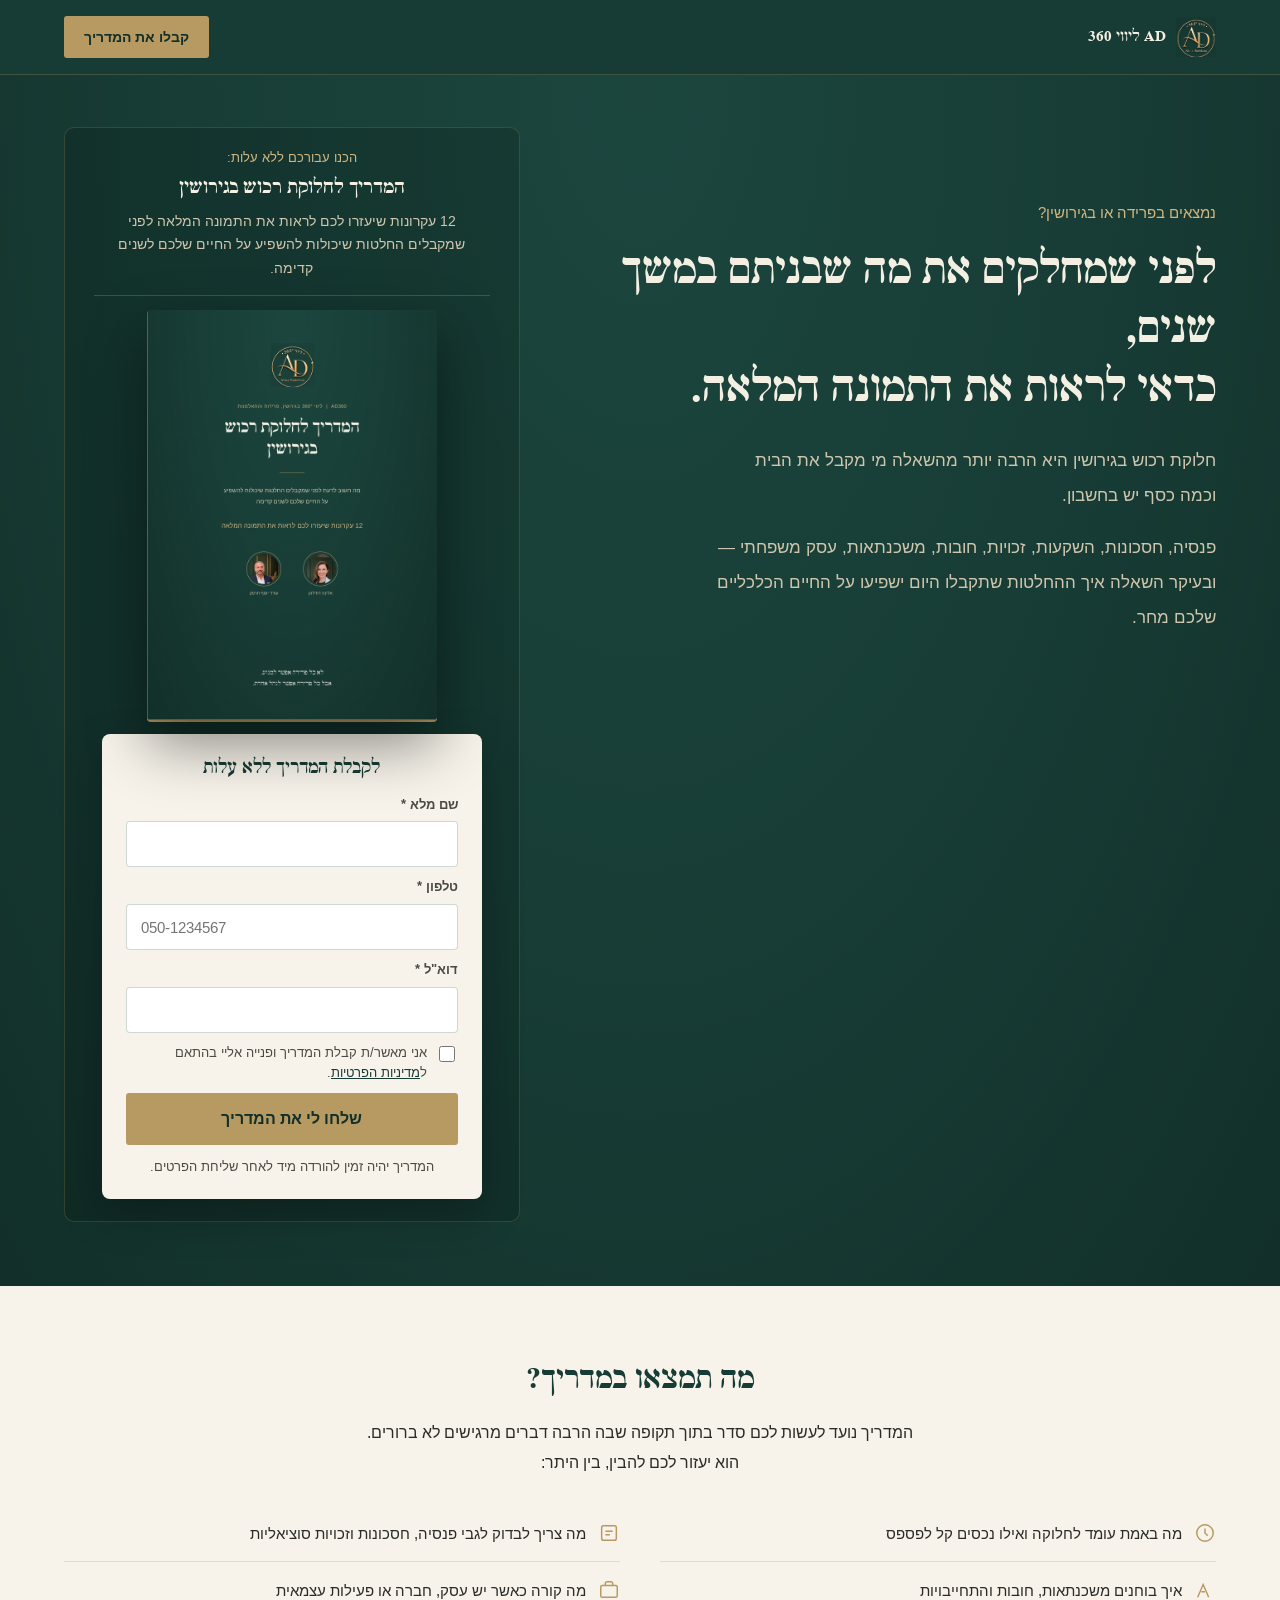
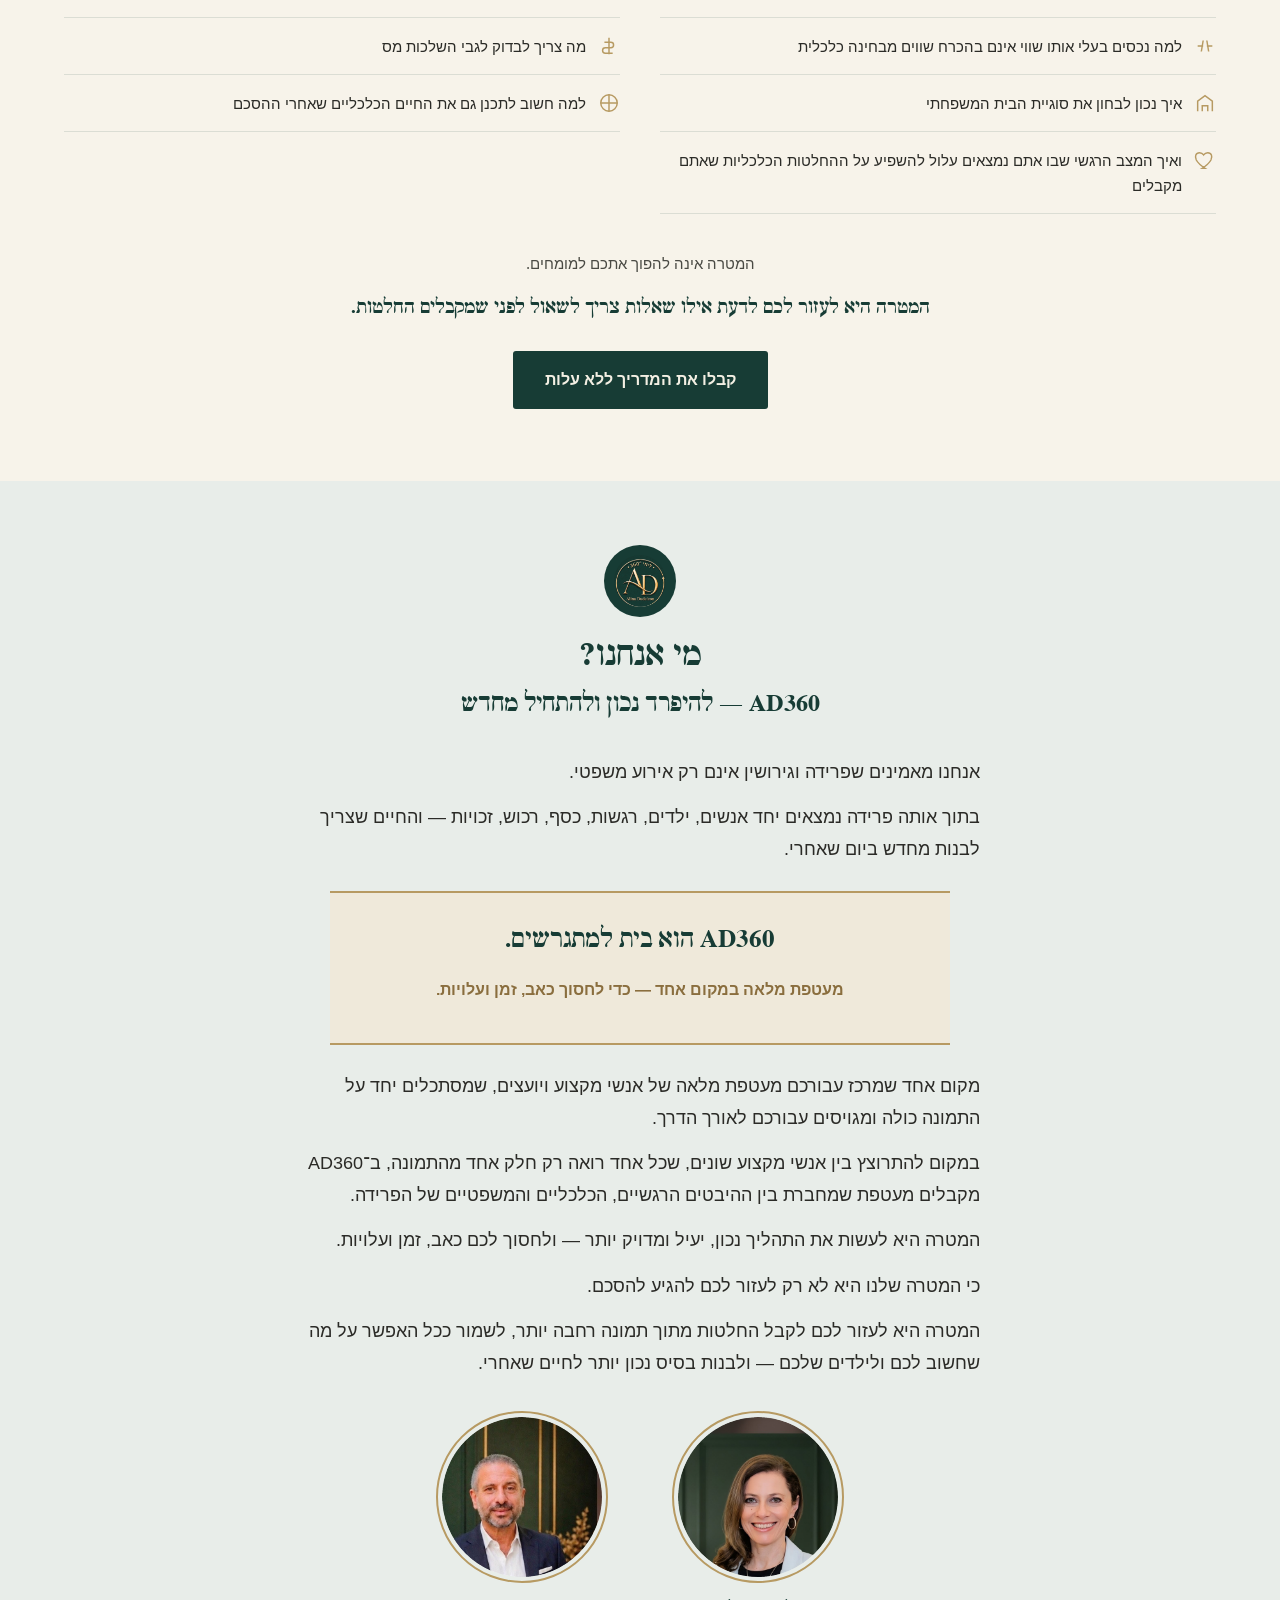
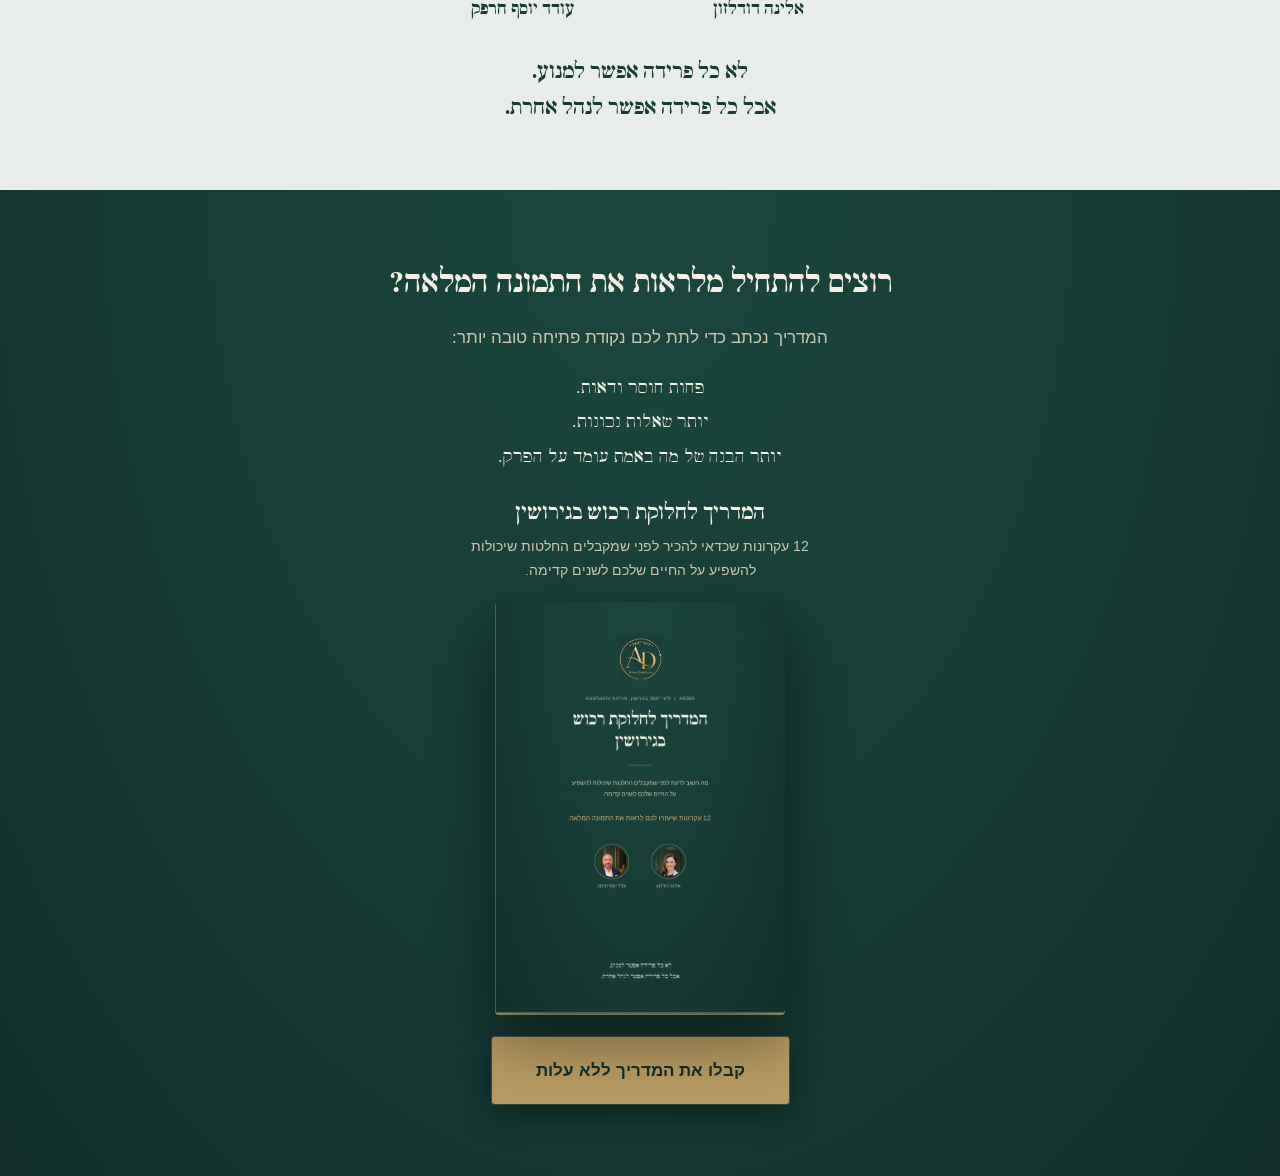
<file: property-guide/index.html>
<!DOCTYPE html>
<html dir="rtl" lang="he">
<head>
<meta charset="utf-8">
<meta name="viewport" content="width=device-width, initial-scale=1.0">
<title>המדריך לחלוקת רכוש בגירושין | AD360</title>
<link rel="stylesheet" href="assets/style.css">

<!-- Google Tag Manager -->
<script>
(function(w,d,s,l,i){
w[l]=w[l]||[];
w[l].push({'gtm.start':new Date().getTime(),event:'gtm.js'});
var f=d.getElementsByTagName(s)[0],
j=d.createElement(s),
dl=l!='dataLayer'?'&l='+l:'';
j.async=true;
j.src='https://www.googletagmanager.com/gtm.js?id='+i+dl;
f.parentNode.insertBefore(j,f);
})(window,document,'script','dataLayer','GTM-TQXBNP52');
</script>
<!-- End Google Tag Manager -->
<!-- Meta Pixel Code -->
<script>
!function(f,b,e,v,n,t,s)
{if(f.fbq)return;n=f.fbq=function(){n.callMethod?
n.callMethod.apply(n,arguments):n.queue.push(arguments)};
if(!f._fbq)f._fbq=n;n.push=n;n.loaded=!0;n.version='2.0';
n.queue=[];t=b.createElement(e);t.async=!0;
t.src=v;s=b.getElementsByTagName(e)[0];
s.parentNode.insertBefore(t,s)}(window, document,'script',
'https://connect.facebook.net/en_US/fbevents.js');
fbq('init', '1427275086012640');
fbq('track', 'PageView');
</script>
<noscript><img height="1" width="1" style="display:none"
src="https://www.facebook.com/tr?id=1427275086012640&ev=PageView&noscript=1"
/></noscript>
<!-- End Meta Pixel Code -->
  

</head>
<body style="margin:0;">
<!-- Google Tag Manager (noscript) -->
<noscript>
<iframe src="https://www.googletagmanager.com/ns.html?id=GTM-TQXBNP52"
height="0" width="0" style="display:none;visibility:hidden"></iframe>
</noscript>
<!-- End Google Tag Manager (noscript) -->

<div class="ad360-lp">

  <!-- ===== HEADER ===== -->
  <header class="lp-header">
    <div class="lp-wrap">
      <div class="lp-header-logo">
        <img src="assets/logo_emblem.png" alt="AD360">
        <span>AD ליווי 360</span>
      </div>
      <a href="#lp-form" class="lp-header-cta">קבלו את המדריך</a>
    </div>
  </header>

  <!-- ===== HERO ===== -->
  <section class="lp-hero">
    <div class="lp-wrap">
      <div class="lp-hero-grid">

        <div class="lp-hero-intro">
          <div class="lp-hero-kicker">נמצאים בפרידה או בגירושין?</div>
          <h1>לפני שמחלקים את מה שבניתם במשך שנים,<br>כדאי לראות את התמונה המלאה.</h1>
          <div class="lp-hero-sub">
            <p>חלוקת רכוש בגירושין היא הרבה יותר מהשאלה מי מקבל את הבית וכמה כסף יש בחשבון.</p>
            <p>פנסיה, חסכונות, השקעות, זכויות, חובות, משכנתאות, עסק משפחתי — ובעיקר השאלה איך ההחלטות שתקבלו היום ישפיעו על החיים הכלכליים שלכם מחר.</p>
          </div>
        </div>

        <div class="lp-hero-right">
          <div class="lp-hero-offer">
            <div class="lp-hero-offer-label">הכנו עבורכם ללא עלות:</div>
            <div class="lp-hero-offer-title">המדריך לחלוקת רכוש בגירושין</div>
            <div class="lp-hero-offer-desc">12 עקרונות שיעזרו לכם לראות את התמונה המלאה לפני שמקבלים החלטות שיכולות להשפיע על החיים שלכם לשנים קדימה.</div>
          </div>

          <div class="lp-mockup">
            <img src="assets/guide_cover_real.png" alt="כריכת המדריך לחלוקת רכוש בגירושין">
          </div>

          <div class="lp-form-card" id="lp-form" data-state="idle">
            <div class="lp-form-title">לקבלת המדריך ללא עלות</div>
            <div class="lp-form-error"></div>
            <form
              name="property-guide-lead"
              method="POST"
              action="/property-guide/thank-you"
              data-netlify="true"
              netlify-honeypot="bot-field">
              <input type="hidden" name="form-name" value="property-guide-lead">
              <p class="lp-hp-field">
                <label>אל תמלאו שדה זה: <input name="bot-field"></label>
              </p>
              <input type="hidden" name="lead_magnet" value="property_guide">
              <input type="hidden" name="source" value="property-guide-landing">
              <input type="hidden" name="submitted_at" value="">
              <input type="hidden" name="utm_source" value="">
              <input type="hidden" name="utm_medium" value="">
              <input type="hidden" name="utm_campaign" value="">
              <input type="hidden" name="utm_content" value="">
              <input type="hidden" name="utm_term" value="">

              <div class="lp-field">
                <label for="full_name">שם מלא *</label>
                <input type="text" id="full_name" name="full_name" required autocomplete="name">
              </div>
              <div class="lp-field">
                <label for="phone">טלפון *</label>
                <input type="tel" id="phone" name="phone" required autocomplete="tel" pattern="0[0-9\-\s]{8,12}" placeholder="050-1234567">
              </div>
              <div class="lp-field">
                <label for="email">דוא"ל *</label>
                <input type="email" id="email" name="email" required autocomplete="email">
              </div>
              <div class="lp-consent">
                <input type="checkbox" id="consent" name="consent" required>
                <label for="consent">אני מאשר/ת קבלת המדריך ופנייה אליי בהתאם ל<a href="https://www.ad360.global/privacy-policy" target="_blank" rel="noopener">מדיניות הפרטיות</a>.</label>
              </div>
              <button type="submit" class="lp-btn lp-btn-gold lp-btn-full">שלחו לי את המדריך</button>
              <div class="lp-form-note">המדריך יהיה זמין להורדה מיד לאחר שליחת הפרטים.</div>
            </form>
          </div>
        </div>

      </div>
    </div>
  </section>

  <!-- ===== SECTION: מה תמצאו במדריך ===== -->
  <section class="lp-section cream">
    <div class="lp-wrap">
      <div class="lp-section-head">
        <h2>מה תמצאו במדריך?</h2>
        <p class="lp-body">המדריך נועד לעשות לכם סדר בתוך תקופה שבה הרבה דברים מרגישים לא ברורים.<br>הוא יעזור לכם להבין, בין היתר:</p>
      </div>

      <div class="lp-feature-grid">
        <div class="lp-feature-item">
          <svg class="lp-feature-icon" viewBox="0 0 24 24" fill="none" stroke="#B79A62" stroke-width="1.6"><circle cx="12" cy="12" r="9"/><path d="M12 7v5l3 3"/></svg>
          <span>מה באמת עומד לחלוקה ואילו נכסים קל לפספס</span>
        </div>
        <div class="lp-feature-item">
          <svg class="lp-feature-icon" viewBox="0 0 24 24" fill="none" stroke="#B79A62" stroke-width="1.6"><rect x="4" y="4" width="16" height="16" rx="2"/><path d="M8 10h8M8 14h5"/></svg>
          <span>מה צריך לבדוק לגבי פנסיה, חסכונות וזכויות סוציאליות</span>
        </div>
        <div class="lp-feature-item">
          <svg class="lp-feature-icon" viewBox="0 0 24 24" fill="none" stroke="#B79A62" stroke-width="1.6"><path d="M4 20l6-14 6 14M8 14h4"/></svg>
          <span>איך בוחנים משכנתאות, חובות והתחייבויות</span>
        </div>
        <div class="lp-feature-item">
          <svg class="lp-feature-icon" viewBox="0 0 24 24" fill="none" stroke="#B79A62" stroke-width="1.6"><rect x="3" y="7" width="18" height="13" rx="1.5"/><path d="M8 7V5a2 2 0 0 1 2-2h4a2 2 0 0 1 2 2v2"/></svg>
          <span>מה קורה כאשר יש עסק, חברה או פעילות עצמאית</span>
        </div>
        <div class="lp-feature-item">
          <svg class="lp-feature-icon" viewBox="0 0 24 24" fill="none" stroke="#B79A62" stroke-width="1.6"><path d="M4 12h6M14 12h6M10 6l-2 12M14 6l2 12"/></svg>
          <span>למה נכסים בעלי אותו שווי אינם בהכרח שווים מבחינה כלכלית</span>
        </div>
        <div class="lp-feature-item">
          <svg class="lp-feature-icon" viewBox="0 0 24 24" fill="none" stroke="#B79A62" stroke-width="1.6"><path d="M12 3v18M7 8h7a3 3 0 0 1 0 6H8a3 3 0 0 0 0 6h8"/></svg>
          <span>מה צריך לבדוק לגבי השלכות מס</span>
        </div>
        <div class="lp-feature-item">
          <svg class="lp-feature-icon" viewBox="0 0 24 24" fill="none" stroke="#B79A62" stroke-width="1.6"><path d="M4 21V10l8-6 8 6v11"/><path d="M9 21v-6h6v6"/></svg>
          <span>איך נכון לבחון את סוגיית הבית המשפחתי</span>
        </div>
        <div class="lp-feature-item">
          <svg class="lp-feature-icon" viewBox="0 0 24 24" fill="none" stroke="#B79A62" stroke-width="1.6"><path d="M3 12h18M12 3v18"/><circle cx="12" cy="12" r="9"/></svg>
          <span>למה חשוב לתכנן גם את החיים הכלכליים שאחרי ההסכם</span>
        </div>
        <div class="lp-feature-item">
          <svg class="lp-feature-icon" viewBox="0 0 24 24" fill="none" stroke="#B79A62" stroke-width="1.6"><path d="M12 21s-7-4.5-9.5-9C.5 8 2 4 6 4c2.2 0 3.7 1.3 4.5 2.5C11.3 5.3 12.8 4 15 4c4 0 5.5 4 3.5 8-2.5 4.5-9.5 9-9.5 9z"/></svg>
          <span>ואיך המצב הרגשי שבו אתם נמצאים עלול להשפיע על ההחלטות הכלכליות שאתם מקבלים</span>
        </div>
      </div>

      <div style="text-align:center; max-width:640px; margin:36px auto 0 auto;">
        <p class="lp-body" style="font-size:15px; color:var(--lp-ink-soft);">המטרה אינה להפוך אתכם למומחים.</p>
        <p style="font-family:'LPSerif',serif; font-weight:bold; font-size:19px; color:var(--lp-green); line-height:1.6; margin:8px 0 28px 0;">המטרה היא לעזור לכם לדעת אילו שאלות צריך לשאול לפני שמקבלים החלטות.</p>
        <a href="#lp-form" class="lp-btn lp-btn-gold" style="background:var(--lp-green); color:var(--lp-cream-text);">קבלו את המדריך ללא עלות</a>
      </div>
    </div>
  </section>

  <!-- ===== SECTION: מי אנחנו ===== -->
  <section class="lp-section green-soft" id="lp-about">
    <div class="lp-wrap">
      <div class="lp-section-head">
        <img src="assets/logo_emblem.png" alt="AD360" class="lp-about-logo">
        <h2>מי אנחנו?<br><span style="font-size:0.72em;">AD360 — להיפרד נכון ולהתחיל מחדש</span></h2>
      </div>

      <div class="lp-about-copy" style="max-width:680px; margin:0 auto;">
        <p class="lp-body lg">אנחנו מאמינים שפרידה וגירושין אינם רק אירוע משפטי.</p>
        <p class="lp-body lg">בתוך אותה פרידה נמצאים יחד אנשים, ילדים, רגשות, כסף, רכוש, זכויות — והחיים שצריך לבנות מחדש ביום שאחרי.</p>

        <div class="lp-pullquote lp-pullquote-strong">
          <p class="primary">AD360 הוא בית למתגרשים.</p>
          <p class="secondary">מעטפת מלאה במקום אחד — כדי לחסוך כאב, זמן ועלויות.</p>
        </div>

        <p class="lp-body">מקום אחד שמרכז עבורכם מעטפת מלאה של אנשי מקצוע ויועצים, שמסתכלים יחד על התמונה כולה ומגויסים עבורכם לאורך הדרך.</p>
        <p class="lp-body">במקום להתרוצץ בין אנשי מקצוע שונים, שכל אחד רואה רק חלק אחד מהתמונה, ב־AD360 מקבלים מעטפת שמחברת בין ההיבטים הרגשיים, הכלכליים והמשפטיים של הפרידה.</p>
        <p class="lp-body">המטרה היא לעשות את התהליך נכון, יעיל ומדויק יותר — ולחסוך לכם כאב, זמן ועלויות.</p>
        <p class="lp-body">כי המטרה שלנו היא לא רק לעזור לכם להגיע להסכם.</p>
        <p class="lp-body">המטרה היא לעזור לכם לקבל החלטות מתוך תמונה רחבה יותר, לשמור ככל האפשר על מה שחשוב לכם ולילדים שלכם — ולבנות בסיס נכון יותר לחיים שאחרי.</p>
      </div>

      <div class="lp-team-row">
        <div class="lp-team-member">
          <img src="assets/alina_circle.png" alt="אלינה דודלזון">
          <div class="name">אלינה דודלזון</div>
        </div>
        <div class="lp-team-member">
          <img src="assets/oded_circle.png" alt="עודד יוסף חרפק">
          <div class="name">עודד יוסף חרפק</div>
        </div>
      </div>

      <div class="lp-brandline">לא כל פרידה אפשר למנוע.<br>אבל כל פרידה אפשר לנהל אחרת.</div>
    </div>
  </section>

  <!-- ===== SECTION: FINAL CTA ===== -->
  <section class="lp-section dark">
    <div class="lp-wrap">
      <div class="lp-final-cta">
        <h2 class="on-dark">רוצים להתחיל מלראות את התמונה המלאה?</h2>
        <p class="lp-body on-dark lg">המדריך נכתב כדי לתת לכם נקודת פתיחה טובה יותר:</p>

        <div class="lp-final-list">
          פחות חוסר ודאות.<br>
          יותר שאלות נכונות.<br>
          יותר הבנה של מה באמת עומד על הפרק.
        </div>

        <div class="lp-final-offer">
          <div class="lp-hero-offer" style="display:inline-block; border:none; padding:0; margin:0;">
            <div class="lp-hero-offer-title">המדריך לחלוקת רכוש בגירושין</div>
            <div class="lp-hero-offer-desc">12 עקרונות שכדאי להכיר לפני שמקבלים החלטות שיכולות להשפיע על החיים שלכם לשנים קדימה.</div>
          </div>
        </div>

        <div class="lp-mockup" style="margin: 20px auto 0 auto;">
          <img src="assets/guide_cover_real.png" alt="כריכת המדריך לחלוקת רכוש בגירושין">
        </div>

        <div style="margin-top:24px;">
          <a href="#lp-form" class="lp-btn lp-btn-gold lp-btn-final">קבלו את המדריך ללא עלות</a>
        </div>
      </div>
    </div>
  </section>

</div>
<script src="js/lead-form.js"></script>
</body>
</html>
</file>
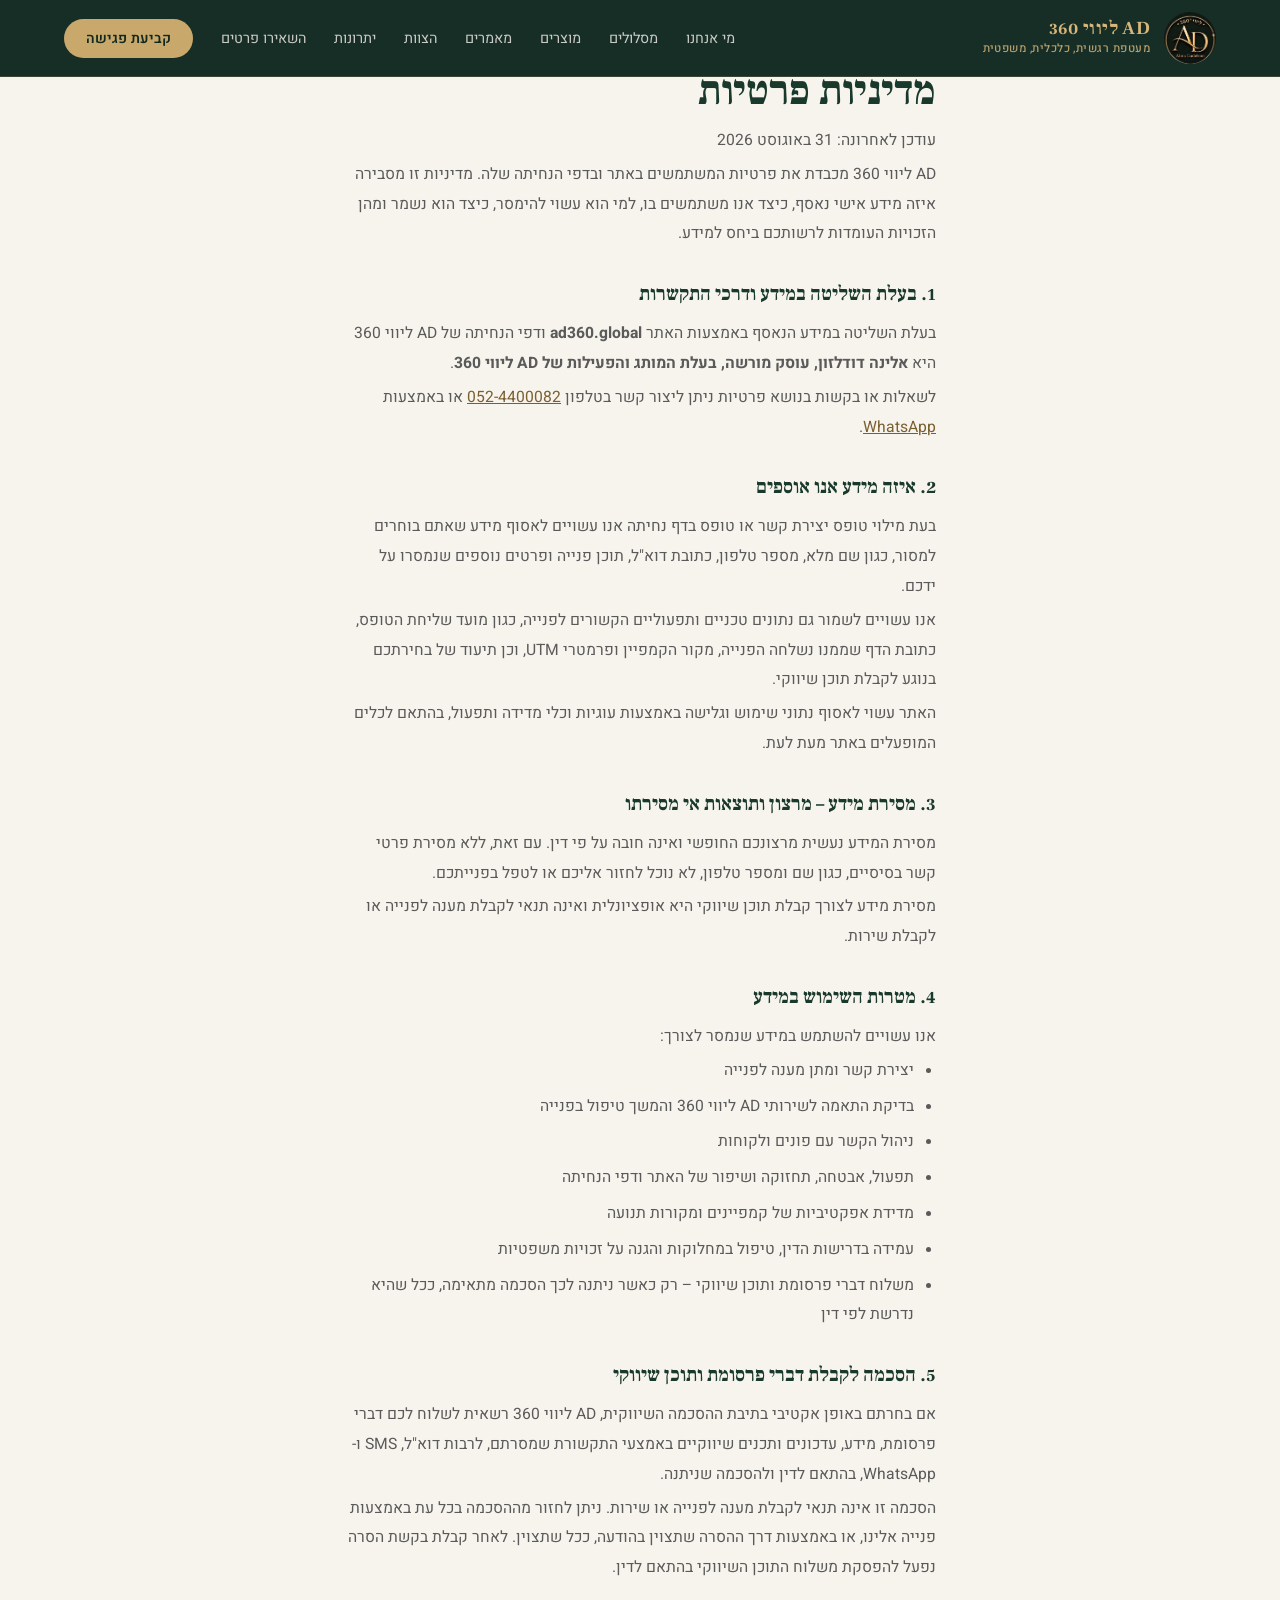
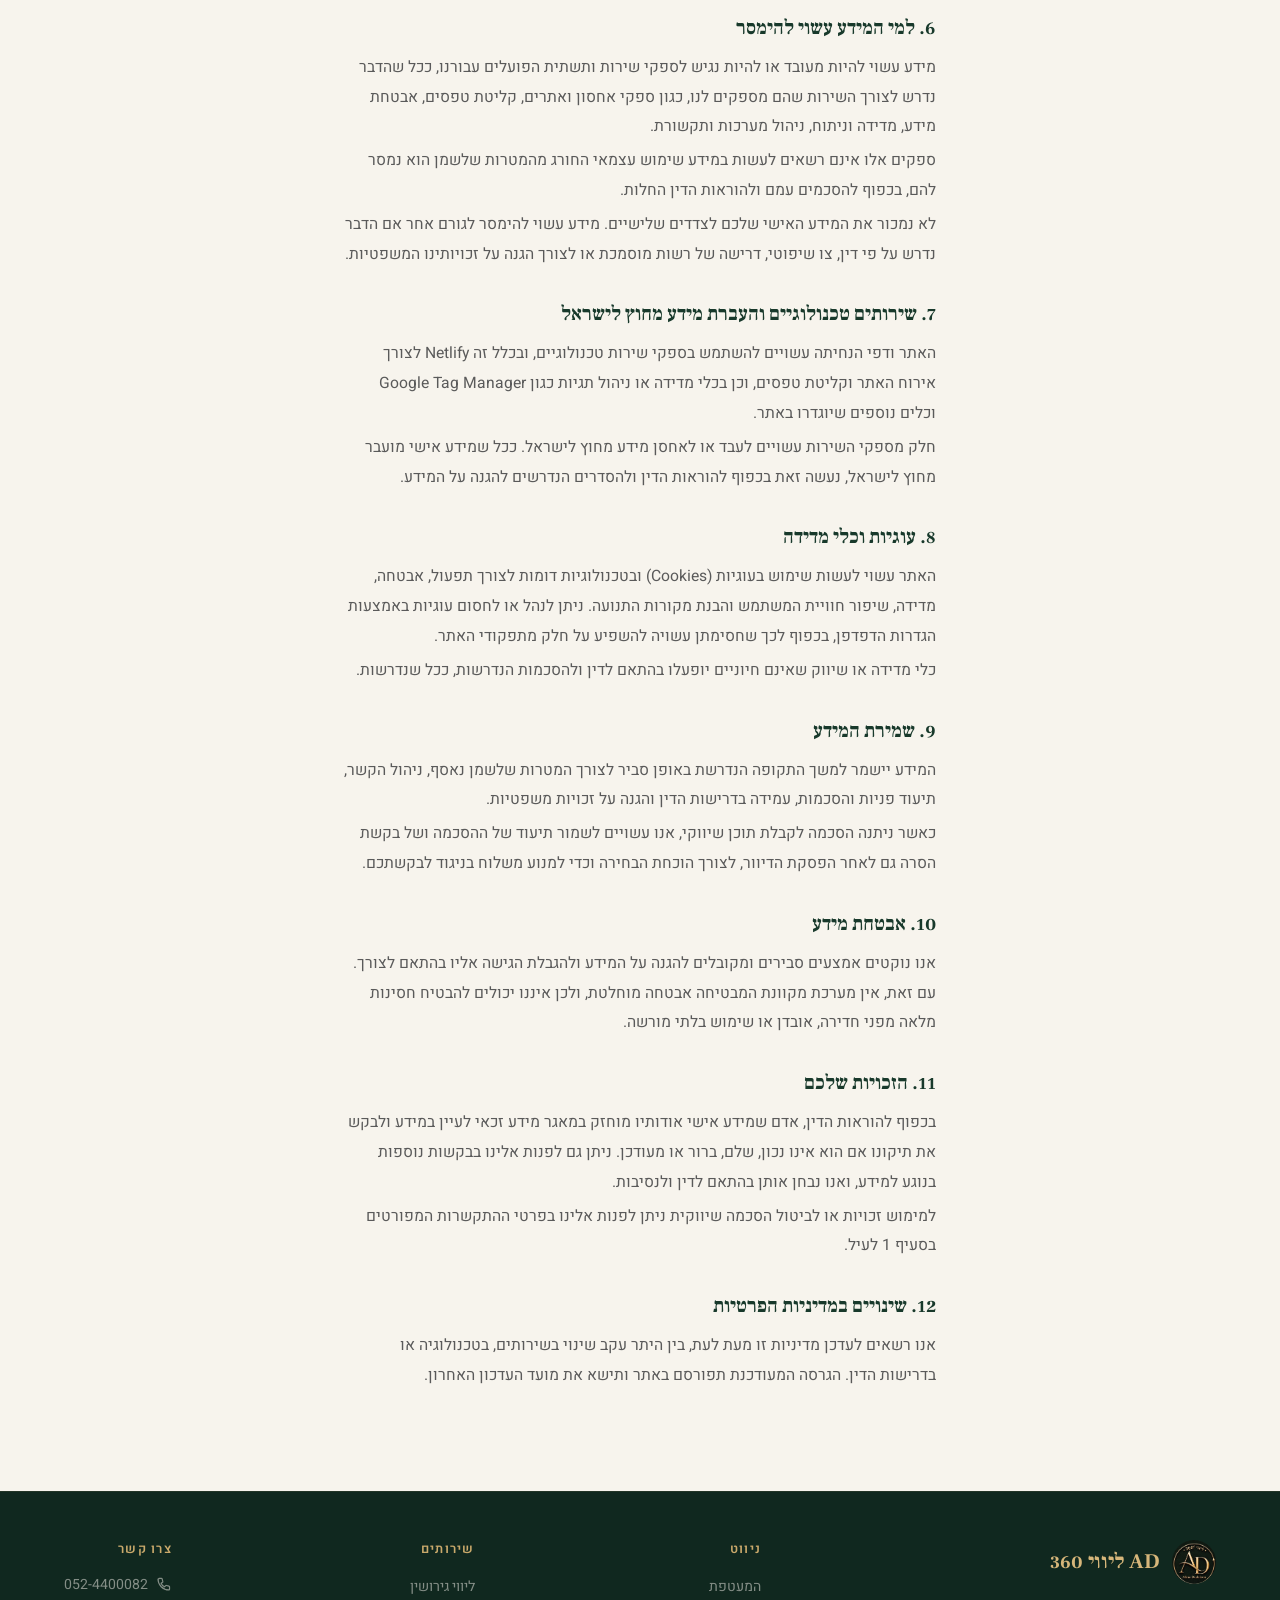
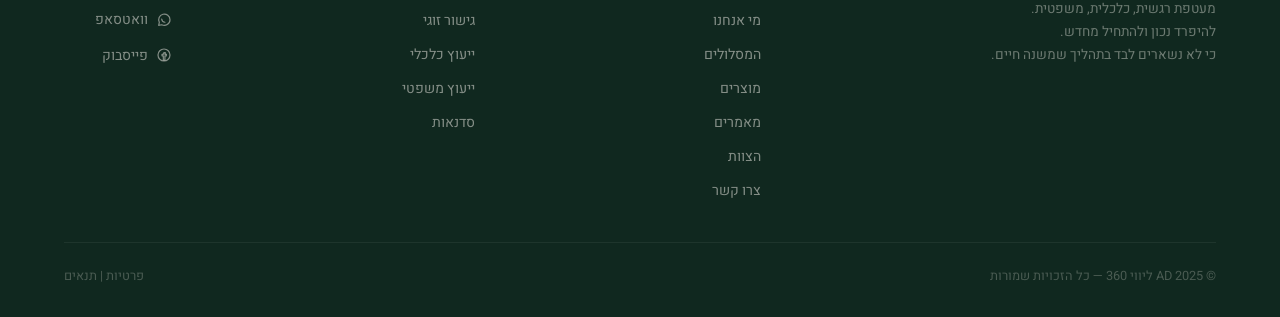
<file: privacy-policy.html>
<!DOCTYPE html>
<html lang="he" dir="rtl">
<head>
  <meta charset="UTF-8">
  <meta name="viewport" content="width=device-width, initial-scale=1.0, viewport-fit=cover">

  <!-- Google Tag Manager -->
  <script>
  (function(w,d,s,l,i){
  w[l]=w[l]||[];
  w[l].push({'gtm.start':new Date().getTime(),event:'gtm.js'});
  var f=d.getElementsByTagName(s)[0],
  j=d.createElement(s),
  dl=l!='dataLayer'?'&l='+l:'';
  j.async=true;
  j.src='https://www.googletagmanager.com/gtm.js?id='+i+dl;
  f.parentNode.insertBefore(j,f);
  })(window,document,'script','dataLayer','GTM-TQXBNP52');
  </script>
  <!-- End Google Tag Manager -->

  <title>מדיניות פרטיות | AD ליווי 360</title>
  <meta name="robots" content="index, follow">
  <link rel="icon" type="image/x-icon" href="favicon.ico">
  <link rel="apple-touch-icon" sizes="180x180" href="assets/icons/apple-touch-icon.png">
  <link rel="preconnect" href="https://fonts.googleapis.com">
  <link rel="preconnect" href="https://fonts.gstatic.com" crossorigin>
  <link href="https://fonts.googleapis.com/css2?family=Frank+Ruhl+Libre:wght@400;500;700&family=Heebo:wght@300;400;500;600&display=swap" rel="stylesheet">

  <style>
    :root {
      --green-deep:  #18392B;
      --green-dark:  #10281F;
      --gold:        #C9A96B;
      --gold-light:  #D6B67A;
      --cream:       #F7F4ED;
      --text-dark:   #3A3A3A;
      --text-mid:    #5a5a5a;
      --gold-on-light: #7a5f30;
    }
    * { margin: 0; padding: 0; box-sizing: border-box; }
    html { scroll-behavior: smooth; }
    body {
      font-family: 'Heebo', sans-serif;
      background: var(--cream);
      color: var(--text-dark);
      direction: rtl;
      overflow-x: hidden;
    }
    a:focus-visible, button:focus-visible { outline: 2px solid var(--gold); outline-offset: 2px; border-radius: 4px; }

    /* ─── NAV (reused verbatim from index.html for visual/functional consistency) ─── */
    nav {
      position: fixed; top: 0; right: 0; left: 0; z-index: 100;
      padding: 12px 5%;
      display: flex; justify-content: space-between; align-items: center;
      background: rgba(16, 40, 31, 0.97);
      backdrop-filter: blur(12px);
      border-bottom: 1px solid rgba(201,169,107,0.2);
    }
    .nav-logo-wrap { display: flex; align-items: center; gap: 14px; text-decoration: none; }
    .nav-logo-svg { width: 52px; height: 52px; flex-shrink: 0; border-radius: 50%; object-fit: cover; }
    .nav-logo-text { display: flex; flex-direction: column; }
    .nav-logo-text .brand { font-family: 'Frank Ruhl Libre', serif; font-size: 1.15rem; font-weight: 700; color: var(--gold-light); letter-spacing: 0.02em; line-height: 1; }
    .nav-logo-text .tagline { font-size: 0.72rem; font-weight: 500; color: rgba(214,182,122,0.85); letter-spacing: 0.04em; margin-top: 3px; }
    .nav-links { display: flex; align-items: center; gap: 28px; list-style: none; }
    .nav-links a { color: rgba(247,244,237,0.8); text-decoration: none; font-size: 0.9rem; font-weight: 400; transition: color 0.3s; }
    .nav-links a:hover { color: var(--gold-light); }
    .nav-cta { background: var(--gold) !important; color: var(--green-dark) !important; padding: 9px 22px; border-radius: 30px; font-weight: 600 !important; font-size: 0.88rem !important; transition: background 0.3s, transform 0.2s !important; display: inline-flex !important; align-items: center; justify-content: center; white-space: nowrap; flex-shrink: 0; }
    .nav-cta:hover { background: var(--gold-light) !important; transform: translateY(-1px); }
    .menu-btn { display: none; background: none; border: 1px solid rgba(201,169,107,0.3); color: var(--gold); padding: 8px 12px; border-radius: 8px; cursor: pointer; font-size: 1rem; }

    /* ─── DRAFT BANNER ─── */
    .draft-banner {
      margin-top: 84px; background: #7a3b1f; color: #fff; text-align: center;
      padding: 14px 20px; font-size: 0.9rem; font-weight: 600;
    }

    /* ─── POLICY CONTENT ─── */
    .policy-wrap { max-width: 720px; margin: 0 auto; padding: 64px 5% 96px; }
    .policy-wrap h1 {
      font-family: 'Frank Ruhl Libre', serif; font-weight: 700;
      font-size: clamp(1.8rem, 4vw, 2.6rem); color: var(--green-deep); margin-bottom: 8px;
    }
    .policy-updated { color: var(--text-mid); font-size: 0.85rem; margin-bottom: 40px; }
    .policy-wrap h2 {
      font-family: 'Frank Ruhl Libre', serif; font-size: 1.25rem; color: var(--green-deep);
      margin: 32px 0 12px;
    }
    .policy-wrap p { line-height: 1.9; color: var(--text-mid); font-size: 0.98rem; margin-bottom: 4px; }
    .policy-list { margin: 4px 0 20px; padding-inline-start: 22px; }
    .policy-list li { line-height: 1.9; color: var(--text-mid); font-size: 0.98rem; margin-bottom: 6px; }
    .policy-wrap a { color: var(--gold-on-light); text-decoration: underline; }
    .policy-wrap a:hover { color: var(--green-deep); }

    /* ─── FOOTER (reused verbatim) ─── */
    footer { background: var(--green-dark); padding: 48px 5% 32px; border-top: 1px solid rgba(201,169,107,0.1); }
    .footer-top { display: flex; justify-content: space-between; align-items: flex-start; margin-bottom: 40px; flex-wrap: wrap; gap: 32px; }
    .footer-brand { max-width: 300px; }
    .footer-logo-wrap { display: flex; align-items: center; gap: 12px; margin-bottom: 14px; }
    .footer-logo-svg { width: 44px; height: 44px; border-radius: 50%; object-fit: cover; }
    .footer-logo-name { font-family: 'Frank Ruhl Libre', serif; font-size: 1.3rem; font-weight: 700; color: var(--gold-light); }
    .footer-tagline { font-size: 0.85rem; color: rgba(247,244,237,0.4); line-height: 1.7; }
    .footer-links h4 { color: var(--gold); font-size: 0.8rem; letter-spacing: 0.1em; text-transform: uppercase; margin-bottom: 16px; font-weight: 600; }
    .footer-links ul { list-style: none; display: flex; flex-direction: column; gap: 10px; }
    .footer-links a { color: rgba(247,244,237,0.5); text-decoration: none; font-size: 0.88rem; transition: color 0.2s; display: inline-flex; align-items: center; gap: 8px; }
    .footer-links a:hover { color: var(--gold-light); }
    .footer-icon-svg { width: 16px; height: 16px; flex-shrink: 0; }
    .footer-bottom { border-top: 1px solid rgba(255,255,255,0.06); padding-top: 24px; display: flex; justify-content: space-between; align-items: center; flex-wrap: wrap; gap: 12px; }
    .footer-copy { font-size: 0.8rem; color: rgba(247,244,237,0.25); }

    @media (max-width: 900px) {
      .nav-links { display: none; }
      .footer-top { flex-direction: column; }
      .menu-btn { display: block; }
      .nav-links.mobile-open {
        display: flex; flex-direction: column; position: absolute;
        top: 100%; right: 0; left: 0; background: rgba(16, 40, 31, 0.98);
        backdrop-filter: blur(12px); border-bottom: 1px solid rgba(201,169,107,0.2);
        padding: 10px 5% 20px; gap: 4px;
      }
      .nav-links.mobile-open a { display: block; padding: 12px 4px; border-bottom: 1px solid rgba(201,169,107,0.1); }
      .nav-links.mobile-open li:last-child a { border-bottom: none; }
      .nav-links.mobile-open .nav-cta { margin-top: 8px; text-align: center; }
    }
  </style>
</head>
<body>
<!-- Google Tag Manager (noscript) -->
<noscript>
<iframe src="https://www.googletagmanager.com/ns.html?id=GTM-TQXBNP52"
height="0" width="0" style="display:none;visibility:hidden"></iframe>
</noscript>
<!-- End Google Tag Manager (noscript) -->

<!-- ═══ NAV (identical to index.html; anchors point back to index.html sections) ═══ -->
<nav role="navigation" aria-label="ניווט ראשי">
  <a href="index.html" class="nav-logo-wrap" aria-label="AD ליווי 360 - חזרה לעמוד הבית">
    <img class="nav-logo-svg" decoding="async" src="assets/img/logo.jpg" alt="AD ליווי 360">
    <div class="nav-logo-text">
      <span class="brand">AD ליווי 360</span>
      <span class="tagline">מעטפת רגשית, כלכלית, משפטית</span>
    </div>
  </a>
  <ul class="nav-links" id="primary-nav-links">
    <li><a href="index.html#about">מי אנחנו</a></li>
    <li><a href="index.html#paths">מסלולים</a></li>
    <li><a href="index.html#products">מוצרים</a></li>
    <li><a href="index.html#articles">מאמרים</a></li>
    <li><a href="index.html#team">הצוות</a></li>
    <li><a href="index.html#comparison">יתרונות</a></li>
    <li><a href="index.html#contact-form">השאירו פרטים</a></li>
    <li><a href="index.html#contact" class="nav-cta">קביעת פגישה</a></li>
  </ul>
  <button class="menu-btn" type="button" aria-label="פתיחת תפריט ניווט" aria-expanded="false" aria-controls="primary-nav-links">☰</button>
</nav>
<main>
  <div class="policy-wrap">
    <h1>מדיניות פרטיות</h1>
    <p class="policy-updated">עודכן לאחרונה: 31 באוגוסט 2026</p>

    <p>AD ליווי 360 מכבדת את פרטיות המשתמשים באתר ובדפי הנחיתה שלה. מדיניות זו מסבירה איזה מידע אישי נאסף, כיצד אנו משתמשים בו, למי הוא עשוי להימסר, כיצד הוא נשמר ומהן הזכויות העומדות לרשותכם ביחס למידע.</p>

    <h2>1. בעלת השליטה במידע ודרכי התקשרות</h2>
    <p>בעלת השליטה במידע הנאסף באמצעות האתר <strong>ad360.global</strong> ודפי הנחיתה של AD ליווי 360 היא <strong>אלינה דודלזון, עוסק מורשה, בעלת המותג והפעילות של AD ליווי 360</strong>.</p>
    <p>לשאלות או בקשות בנושא פרטיות ניתן ליצור קשר בטלפון <a href="tel:0524400082">052-4400082</a> או באמצעות <a href="https://wa.me/972524400082" target="_blank" rel="noopener">WhatsApp</a>.</p>

    <h2>2. איזה מידע אנו אוספים</h2>
    <p>בעת מילוי טופס יצירת קשר או טופס בדף נחיתה אנו עשויים לאסוף מידע שאתם בוחרים למסור, כגון שם מלא, מספר טלפון, כתובת דוא"ל, תוכן פנייה ופרטים נוספים שנמסרו על ידכם.</p>
    <p>אנו עשויים לשמור גם נתונים טכניים ותפעוליים הקשורים לפנייה, כגון מועד שליחת הטופס, כתובת הדף שממנו נשלחה הפנייה, מקור הקמפיין ופרמטרי UTM, וכן תיעוד של בחירתכם בנוגע לקבלת תוכן שיווקי.</p>
    <p>האתר עשוי לאסוף נתוני שימוש וגלישה באמצעות עוגיות וכלי מדידה ותפעול, בהתאם לכלים המופעלים באתר מעת לעת.</p>

    <h2>3. מסירת מידע – מרצון ותוצאות אי מסירתו</h2>
    <p>מסירת המידע נעשית מרצונכם החופשי ואינה חובה על פי דין. עם זאת, ללא מסירת פרטי קשר בסיסיים, כגון שם ומספר טלפון, לא נוכל לחזור אליכם או לטפל בפנייתכם.</p>
    <p>מסירת מידע לצורך קבלת תוכן שיווקי היא אופציונלית ואינה תנאי לקבלת מענה לפנייה או לקבלת שירות.</p>

    <h2>4. מטרות השימוש במידע</h2>
    <p>אנו עשויים להשתמש במידע שנמסר לצורך:</p>
    <ul class="policy-list">
      <li>יצירת קשר ומתן מענה לפנייה</li>
      <li>בדיקת התאמה לשירותי AD ליווי 360 והמשך טיפול בפנייה</li>
      <li>ניהול הקשר עם פונים ולקוחות</li>
      <li>תפעול, אבטחה, תחזוקה ושיפור של האתר ודפי הנחיתה</li>
      <li>מדידת אפקטיביות של קמפיינים ומקורות תנועה</li>
      <li>עמידה בדרישות הדין, טיפול במחלוקות והגנה על זכויות משפטיות</li>
      <li>משלוח דברי פרסומת ותוכן שיווקי – רק כאשר ניתנה לכך הסכמה מתאימה, ככל שהיא נדרשת לפי דין</li>
    </ul>

    <h2>5. הסכמה לקבלת דברי פרסומת ותוכן שיווקי</h2>
    <p>אם בחרתם באופן אקטיבי בתיבת ההסכמה השיווקית, AD ליווי 360 רשאית לשלוח לכם דברי פרסומת, מידע, עדכונים ותכנים שיווקיים באמצעי התקשורת שמסרתם, לרבות דוא"ל, SMS ו-WhatsApp, בהתאם לדין ולהסכמה שניתנה.</p>
    <p>הסכמה זו אינה תנאי לקבלת מענה לפנייה או שירות. ניתן לחזור מההסכמה בכל עת באמצעות פנייה אלינו, או באמצעות דרך ההסרה שתצוין בהודעה, ככל שתצוין. לאחר קבלת בקשת הסרה נפעל להפסקת משלוח התוכן השיווקי בהתאם לדין.</p>

    <h2>6. למי המידע עשוי להימסר</h2>
    <p>מידע עשוי להיות מעובד או להיות נגיש לספקי שירות ותשתית הפועלים עבורנו, ככל שהדבר נדרש לצורך השירות שהם מספקים לנו, כגון ספקי אחסון ואתרים, קליטת טפסים, אבטחת מידע, מדידה וניתוח, ניהול מערכות ותקשורת.</p>
    <p>ספקים אלו אינם רשאים לעשות במידע שימוש עצמאי החורג מהמטרות שלשמן הוא נמסר להם, בכפוף להסכמים עמם ולהוראות הדין החלות.</p>
    <p>לא נמכור את המידע האישי שלכם לצדדים שלישיים. מידע עשוי להימסר לגורם אחר אם הדבר נדרש על פי דין, צו שיפוטי, דרישה של רשות מוסמכת או לצורך הגנה על זכויותינו המשפטיות.</p>

    <h2>7. שירותים טכנולוגיים והעברת מידע מחוץ לישראל</h2>
    <p>האתר ודפי הנחיתה עשויים להשתמש בספקי שירות טכנולוגיים, ובכלל זה Netlify לצורך אירוח האתר וקליטת טפסים, וכן בכלי מדידה או ניהול תגיות כגון Google Tag Manager וכלים נוספים שיוגדרו באתר.</p>
    <p>חלק מספקי השירות עשויים לעבד או לאחסן מידע מחוץ לישראל. ככל שמידע אישי מועבר מחוץ לישראל, נעשה זאת בכפוף להוראות הדין ולהסדרים הנדרשים להגנה על המידע.</p>

    <h2>8. עוגיות וכלי מדידה</h2>
    <p>האתר עשוי לעשות שימוש בעוגיות (Cookies) ובטכנולוגיות דומות לצורך תפעול, אבטחה, מדידה, שיפור חוויית המשתמש והבנת מקורות התנועה. ניתן לנהל או לחסום עוגיות באמצעות הגדרות הדפדפן, בכפוף לכך שחסימתן עשויה להשפיע על חלק מתפקודי האתר.</p>
    <p>כלי מדידה או שיווק שאינם חיוניים יופעלו בהתאם לדין ולהסכמות הנדרשות, ככל שנדרשות.</p>

    <h2>9. שמירת המידע</h2>
    <p>המידע יישמר למשך התקופה הנדרשת באופן סביר לצורך המטרות שלשמן נאסף, ניהול הקשר, תיעוד פניות והסכמות, עמידה בדרישות הדין והגנה על זכויות משפטיות.</p>
    <p>כאשר ניתנה הסכמה לקבלת תוכן שיווקי, אנו עשויים לשמור תיעוד של ההסכמה ושל בקשת הסרה גם לאחר הפסקת הדיוור, לצורך הוכחת הבחירה וכדי למנוע משלוח בניגוד לבקשתכם.</p>

    <h2>10. אבטחת מידע</h2>
    <p>אנו נוקטים אמצעים סבירים ומקובלים להגנה על המידע ולהגבלת הגישה אליו בהתאם לצורך. עם זאת, אין מערכת מקוונת המבטיחה אבטחה מוחלטת, ולכן איננו יכולים להבטיח חסינות מלאה מפני חדירה, אובדן או שימוש בלתי מורשה.</p>

    <h2>11. הזכויות שלכם</h2>
    <p>בכפוף להוראות הדין, אדם שמידע אישי אודותיו מוחזק במאגר מידע זכאי לעיין במידע ולבקש את תיקונו אם הוא אינו נכון, שלם, ברור או מעודכן. ניתן גם לפנות אלינו בבקשות נוספות בנוגע למידע, ואנו נבחן אותן בהתאם לדין ולנסיבות.</p>
    <p>למימוש זכויות או לביטול הסכמה שיווקית ניתן לפנות אלינו בפרטי ההתקשרות המפורטים בסעיף 1 לעיל.</p>

    <h2>12. שינויים במדיניות הפרטיות</h2>
    <p>אנו רשאים לעדכן מדיניות זו מעת לעת, בין היתר עקב שינוי בשירותים, בטכנולוגיה או בדרישות הדין. הגרסה המעודכנת תפורסם באתר ותישא את מועד העדכון האחרון.</p>
  </div>
</main>

<!-- ═══ FOOTER (identical to index.html; anchors point back to index.html sections) ═══ -->
<footer>
  <div class="footer-top">
    <div class="footer-brand">
      <div class="footer-logo-wrap">
        <img class="footer-logo-svg" src="assets/img/logo.jpg" alt="AD ליווי 360" loading="lazy" decoding="async" width="44" height="44">
        <span class="footer-logo-name">AD ליווי 360</span>
      </div>
      <p class="footer-tagline">מעטפת רגשית, כלכלית, משפטית.<br>להיפרד נכון ולהתחיל מחדש.<br>כי לא נשארים לבד בתהליך שמשנה חיים.</p>
    </div>
    <div class="footer-links">
      <h4>ניווט</h4>
      <ul>
        <li><a href="index.html#pillars">המעטפת</a></li>
        <li><a href="index.html#about">מי אנחנו</a></li>
        <li><a href="index.html#paths">המסלולים</a></li>
        <li><a href="index.html#products">מוצרים</a></li>
        <li><a href="index.html#articles">מאמרים</a></li>
        <li><a href="index.html#team">הצוות</a></li>
        <li><a href="index.html#contact">צרו קשר</a></li>
      </ul>
    </div>
    <div class="footer-links">
      <h4>שירותים</h4>
      <ul>
        <li><a href="index.html#paths">ליווי גירושין</a></li>
        <li><a href="index.html#paths">גישור זוגי</a></li>
        <li><a href="index.html#pillars">ייעוץ כלכלי</a></li>
        <li><a href="index.html#pillars">ייעוץ משפטי</a></li>
        <li><a href="index.html#products">סדנאות</a></li>
      </ul>
    </div>
    <div class="footer-links">
      <h4>צרו קשר</h4>
      <ul>
        <li><a href="tel:0524400082"><svg class="footer-icon-svg" aria-hidden="true" focusable="false" viewBox="0 0 24 24" fill="none" stroke="currentColor" stroke-width="1.8" stroke-linecap="round" stroke-linejoin="round"><path d="M4 4.5c0-.6.5-1 1-1h3.2c.5 0 .9.3 1 .8l1 4a1 1 0 0 1-.3 1L7.6 11c1 2.3 2.9 4.2 5.2 5.2l1.7-1.7a1 1 0 0 1 1-.3l4 1c.5.1.8.5.8 1V19.9c0 .6-.4 1-1 1C10.4 20.9 3 13.5 3 4.5z"/></svg> 052-4400082</a></li>
        <li><a href="https://wa.me/972524400082"><svg class="footer-icon-svg" aria-hidden="true" focusable="false" viewBox="0 0 24 24" fill="none" stroke="currentColor" stroke-width="1.8" stroke-linecap="round" stroke-linejoin="round"><path d="M21 11.5a8.5 8.5 0 0 1-12.4 7.6L4 20l1-4.4A8.5 8.5 0 1 1 21 11.5z"/><path d="M8.5 10.5c.3 2.5 2.4 4.6 4.9 4.9"/></svg> וואטסאפ</a></li>
        <li><a href="https://did.li/7IImC" target="_blank" rel="noopener"><svg class="footer-icon-svg" aria-hidden="true" focusable="false" viewBox="0 0 24 24" fill="none" stroke="currentColor" stroke-width="1.8" stroke-linecap="round" stroke-linejoin="round"><circle cx="12" cy="12" r="9"/><path d="M14 8.5h-1.4c-.9 0-1.6.7-1.6 1.6V11H9v2.2h2v6.6h2.4v-6.6h2l.3-2.2h-2.3V10c0-.3.2-.5.5-.5H14z"/></svg> פייסבוק</a></li>
      </ul>
    </div>
  </div>
  <div class="footer-bottom">
    <span class="footer-copy">© 2025 AD ליווי 360 — כל הזכויות שמורות</span>
    <span class="footer-copy">פרטיות | תנאים</span>
  </div>
</footer>

<script>
  const menuBtn = document.querySelector('.menu-btn');
  const navLinksEl = document.querySelector('.nav-links');
  if (menuBtn && navLinksEl) {
    menuBtn.addEventListener('click', () => {
      const isOpen = navLinksEl.classList.toggle('mobile-open');
      menuBtn.textContent = isOpen ? '✕' : '☰';
      menuBtn.setAttribute('aria-expanded', isOpen ? 'true' : 'false');
    });
  }
</script>
</body>
</html>
</file>
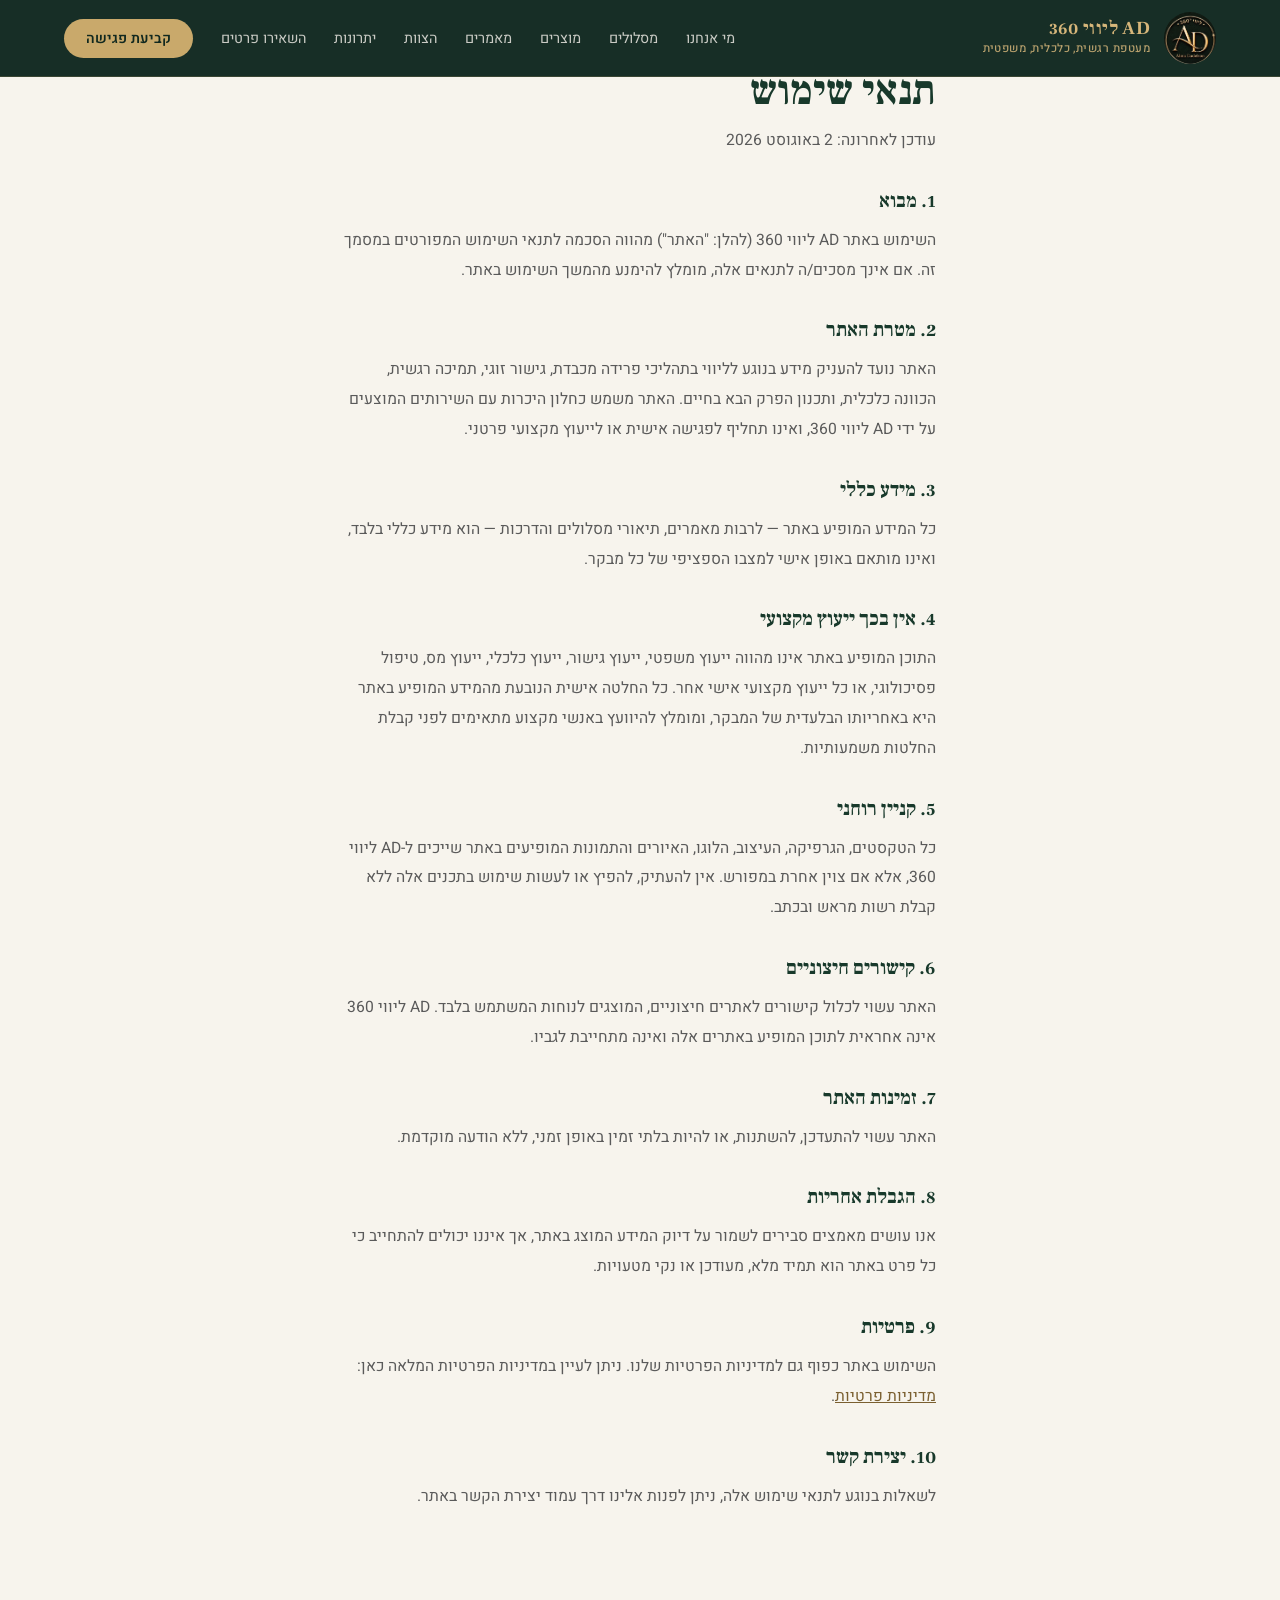
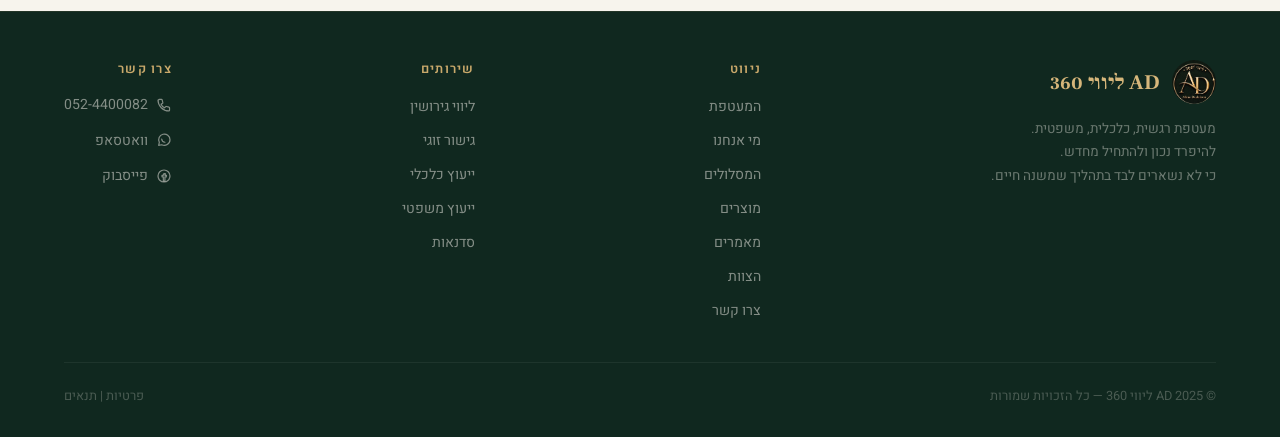
<file: terms-of-use.html>
<!DOCTYPE html>
<html lang="he" dir="rtl">
<head>
  <meta charset="UTF-8">
  <meta name="viewport" content="width=device-width, initial-scale=1.0, viewport-fit=cover">

  <!-- Google Tag Manager -->
  <script>
  (function(w,d,s,l,i){
  w[l]=w[l]||[];
  w[l].push({'gtm.start':new Date().getTime(),event:'gtm.js'});
  var f=d.getElementsByTagName(s)[0],
  j=d.createElement(s),
  dl=l!='dataLayer'?'&l='+l:'';
  j.async=true;
  j.src='https://www.googletagmanager.com/gtm.js?id='+i+dl;
  f.parentNode.insertBefore(j,f);
  })(window,document,'script','dataLayer','GTM-TQXBNP52');
  </script>
  <!-- End Google Tag Manager -->

  <title>תנאי שימוש | AD ליווי 360</title>
  <meta name="robots" content="index, follow">
  <link rel="icon" type="image/x-icon" href="favicon.ico">
  <link rel="apple-touch-icon" sizes="180x180" href="assets/icons/apple-touch-icon.png">
  <link rel="preconnect" href="https://fonts.googleapis.com">
  <link rel="preconnect" href="https://fonts.gstatic.com" crossorigin>
  <link href="https://fonts.googleapis.com/css2?family=Frank+Ruhl+Libre:wght@400;500;700&family=Heebo:wght@300;400;500;600&display=swap" rel="stylesheet">

  <style>
    :root {
      --green-deep:  #18392B;
      --green-dark:  #10281F;
      --gold:        #C9A96B;
      --gold-light:  #D6B67A;
      --cream:       #F7F4ED;
      --text-dark:   #3A3A3A;
      --text-mid:    #5a5a5a;
      --gold-on-light: #7a5f30;
    }
    * { margin: 0; padding: 0; box-sizing: border-box; }
    html { scroll-behavior: smooth; }
    body {
      font-family: 'Heebo', sans-serif;
      background: var(--cream);
      color: var(--text-dark);
      direction: rtl;
      overflow-x: hidden;
    }
    a:focus-visible, button:focus-visible { outline: 2px solid var(--gold); outline-offset: 2px; border-radius: 4px; }

    /* ─── NAV (reused verbatim from index.html for visual/functional consistency) ─── */
    nav {
      position: fixed; top: 0; right: 0; left: 0; z-index: 100;
      padding: 12px 5%;
      display: flex; justify-content: space-between; align-items: center;
      background: rgba(16, 40, 31, 0.97);
      backdrop-filter: blur(12px);
      border-bottom: 1px solid rgba(201,169,107,0.2);
    }
    .nav-logo-wrap { display: flex; align-items: center; gap: 14px; text-decoration: none; }
    .nav-logo-svg { width: 52px; height: 52px; flex-shrink: 0; border-radius: 50%; object-fit: cover; }
    .nav-logo-text { display: flex; flex-direction: column; }
    .nav-logo-text .brand { font-family: 'Frank Ruhl Libre', serif; font-size: 1.15rem; font-weight: 700; color: var(--gold-light); letter-spacing: 0.02em; line-height: 1; }
    .nav-logo-text .tagline { font-size: 0.72rem; font-weight: 500; color: rgba(214,182,122,0.85); letter-spacing: 0.04em; margin-top: 3px; }
    .nav-links { display: flex; align-items: center; gap: 28px; list-style: none; }
    .nav-links a { color: rgba(247,244,237,0.8); text-decoration: none; font-size: 0.9rem; font-weight: 400; transition: color 0.3s; }
    .nav-links a:hover { color: var(--gold-light); }
    .nav-cta { background: var(--gold) !important; color: var(--green-dark) !important; padding: 9px 22px; border-radius: 30px; font-weight: 600 !important; font-size: 0.88rem !important; transition: background 0.3s, transform 0.2s !important; display: inline-flex !important; align-items: center; justify-content: center; white-space: nowrap; flex-shrink: 0; }
    .nav-cta:hover { background: var(--gold-light) !important; transform: translateY(-1px); }
    .menu-btn { display: none; background: none; border: 1px solid rgba(201,169,107,0.3); color: var(--gold); padding: 8px 12px; border-radius: 8px; cursor: pointer; font-size: 1rem; }

    /* ─── DRAFT BANNER ─── */
    .draft-banner {
      margin-top: 84px; background: #7a3b1f; color: #fff; text-align: center;
      padding: 14px 20px; font-size: 0.9rem; font-weight: 600;
    }

    /* ─── POLICY CONTENT ─── */
    .policy-wrap { max-width: 720px; margin: 0 auto; padding: 64px 5% 96px; }
    .policy-wrap h1 {
      font-family: 'Frank Ruhl Libre', serif; font-weight: 700;
      font-size: clamp(1.8rem, 4vw, 2.6rem); color: var(--green-deep); margin-bottom: 8px;
    }
    .policy-updated { color: var(--text-mid); font-size: 0.85rem; margin-bottom: 40px; }
    .policy-wrap h2 {
      font-family: 'Frank Ruhl Libre', serif; font-size: 1.25rem; color: var(--green-deep);
      margin: 32px 0 12px;
    }
    .policy-wrap p { line-height: 1.9; color: var(--text-mid); font-size: 0.98rem; margin-bottom: 4px; }
    .policy-list { margin: 4px 0 20px; padding-inline-start: 22px; }
    .policy-list li { line-height: 1.9; color: var(--text-mid); font-size: 0.98rem; margin-bottom: 6px; }
    .policy-wrap a { color: var(--gold-on-light); text-decoration: underline; }
    .policy-wrap a:hover { color: var(--green-deep); }

    /* ─── FOOTER (reused verbatim) ─── */
    footer { background: var(--green-dark); padding: 48px 5% 32px; border-top: 1px solid rgba(201,169,107,0.1); }
    .footer-top { display: flex; justify-content: space-between; align-items: flex-start; margin-bottom: 40px; flex-wrap: wrap; gap: 32px; }
    .footer-brand { max-width: 300px; }
    .footer-logo-wrap { display: flex; align-items: center; gap: 12px; margin-bottom: 14px; }
    .footer-logo-svg { width: 44px; height: 44px; border-radius: 50%; object-fit: cover; }
    .footer-logo-name { font-family: 'Frank Ruhl Libre', serif; font-size: 1.3rem; font-weight: 700; color: var(--gold-light); }
    .footer-tagline { font-size: 0.85rem; color: rgba(247,244,237,0.4); line-height: 1.7; }
    .footer-links h4 { color: var(--gold); font-size: 0.8rem; letter-spacing: 0.1em; text-transform: uppercase; margin-bottom: 16px; font-weight: 600; }
    .footer-links ul { list-style: none; display: flex; flex-direction: column; gap: 10px; }
    .footer-links a { color: rgba(247,244,237,0.5); text-decoration: none; font-size: 0.88rem; transition: color 0.2s; display: inline-flex; align-items: center; gap: 8px; }
    .footer-links a:hover { color: var(--gold-light); }
    .footer-icon-svg { width: 16px; height: 16px; flex-shrink: 0; }
    .footer-bottom { border-top: 1px solid rgba(255,255,255,0.06); padding-top: 24px; display: flex; justify-content: space-between; align-items: center; flex-wrap: wrap; gap: 12px; }
    .footer-copy { font-size: 0.8rem; color: rgba(247,244,237,0.25); }

    @media (max-width: 900px) {
      .nav-links { display: none; }
      .footer-top { flex-direction: column; }
      .menu-btn { display: block; }
      .nav-links.mobile-open {
        display: flex; flex-direction: column; position: absolute;
        top: 100%; right: 0; left: 0; background: rgba(16, 40, 31, 0.98);
        backdrop-filter: blur(12px); border-bottom: 1px solid rgba(201,169,107,0.2);
        padding: 10px 5% 20px; gap: 4px;
      }
      .nav-links.mobile-open a { display: block; padding: 12px 4px; border-bottom: 1px solid rgba(201,169,107,0.1); }
      .nav-links.mobile-open li:last-child a { border-bottom: none; }
      .nav-links.mobile-open .nav-cta { margin-top: 8px; text-align: center; }
    }
  </style>
</head>
<body>
<!-- Google Tag Manager (noscript) -->
<noscript>
<iframe src="https://www.googletagmanager.com/ns.html?id=GTM-TQXBNP52"
height="0" width="0" style="display:none;visibility:hidden"></iframe>
</noscript>
<!-- End Google Tag Manager (noscript) -->

<!-- ═══ NAV (identical to index.html; anchors point back to index.html sections) ═══ -->
<nav role="navigation" aria-label="ניווט ראשי">
  <a href="index.html" class="nav-logo-wrap" aria-label="AD ליווי 360 - חזרה לעמוד הבית">
    <img class="nav-logo-svg" decoding="async" src="assets/img/logo.jpg" alt="AD ליווי 360">
    <div class="nav-logo-text">
      <span class="brand">AD ליווי 360</span>
      <span class="tagline">מעטפת רגשית, כלכלית, משפטית</span>
    </div>
  </a>
  <ul class="nav-links" id="primary-nav-links">
    <li><a href="index.html#about">מי אנחנו</a></li>
    <li><a href="index.html#paths">מסלולים</a></li>
    <li><a href="index.html#products">מוצרים</a></li>
    <li><a href="index.html#articles">מאמרים</a></li>
    <li><a href="index.html#team">הצוות</a></li>
    <li><a href="index.html#comparison">יתרונות</a></li>
    <li><a href="index.html#contact-form">השאירו פרטים</a></li>
    <li><a href="index.html#contact" class="nav-cta">קביעת פגישה</a></li>
  </ul>
  <button class="menu-btn" type="button" aria-label="פתיחת תפריט ניווט" aria-expanded="false" aria-controls="primary-nav-links">☰</button>
</nav>
<main>
  <div class="policy-wrap">
    <h1>תנאי שימוש</h1>
    <p class="policy-updated">עודכן לאחרונה: 2 באוגוסט 2026</p>

    <h2>1. מבוא</h2>
    <p>השימוש באתר AD ליווי 360 (להלן: "האתר") מהווה הסכמה לתנאי השימוש המפורטים במסמך זה. אם אינך מסכים/ה לתנאים אלה, מומלץ להימנע מהמשך השימוש באתר.</p>

    <h2>2. מטרת האתר</h2>
    <p>האתר נועד להעניק מידע בנוגע לליווי בתהליכי פרידה מכבדת, גישור זוגי, תמיכה רגשית, הכוונה כלכלית, ותכנון הפרק הבא בחיים. האתר משמש כחלון היכרות עם השירותים המוצעים על ידי AD ליווי 360, ואינו תחליף לפגישה אישית או לייעוץ מקצועי פרטני.</p>

    <h2>3. מידע כללי</h2>
    <p>כל המידע המופיע באתר — לרבות מאמרים, תיאורי מסלולים והדרכות — הוא מידע כללי בלבד, ואינו מותאם באופן אישי למצבו הספציפי של כל מבקר.</p>

    <h2>4. אין בכך ייעוץ מקצועי</h2>
    <p>התוכן המופיע באתר אינו מהווה ייעוץ משפטי, ייעוץ גישור, ייעוץ כלכלי, ייעוץ מס, טיפול פסיכולוגי, או כל ייעוץ מקצועי אישי אחר. כל החלטה אישית הנובעת מהמידע המופיע באתר היא באחריותו הבלעדית של המבקר, ומומלץ להיוועץ באנשי מקצוע מתאימים לפני קבלת החלטות משמעותיות.</p>

    <h2>5. קניין רוחני</h2>
    <p>כל הטקסטים, הגרפיקה, העיצוב, הלוגו, האיורים והתמונות המופיעים באתר שייכים ל-AD ליווי 360, אלא אם צוין אחרת במפורש. אין להעתיק, להפיץ או לעשות שימוש בתכנים אלה ללא קבלת רשות מראש ובכתב.</p>

    <h2>6. קישורים חיצוניים</h2>
    <p>האתר עשוי לכלול קישורים לאתרים חיצוניים, המוצגים לנוחות המשתמש בלבד. AD ליווי 360 אינה אחראית לתוכן המופיע באתרים אלה ואינה מתחייבת לגביו.</p>

    <h2>7. זמינות האתר</h2>
    <p>האתר עשוי להתעדכן, להשתנות, או להיות בלתי זמין באופן זמני, ללא הודעה מוקדמת.</p>

    <h2>8. הגבלת אחריות</h2>
    <p>אנו עושים מאמצים סבירים לשמור על דיוק המידע המוצג באתר, אך איננו יכולים להתחייב כי כל פרט באתר הוא תמיד מלא, מעודכן או נקי מטעויות.</p>

    <h2>9. פרטיות</h2>
    <p>השימוש באתר כפוף גם למדיניות הפרטיות שלנו. ניתן לעיין במדיניות הפרטיות המלאה כאן: <a href="privacy-policy.html">מדיניות פרטיות</a>.</p>

    <h2>10. יצירת קשר</h2>
    <p>לשאלות בנוגע לתנאי שימוש אלה, ניתן לפנות אלינו דרך עמוד יצירת הקשר באתר.</p>
  </div>
</main>

<!-- ═══ FOOTER (identical to index.html; anchors point back to index.html sections) ═══ -->
<footer>
  <div class="footer-top">
    <div class="footer-brand">
      <div class="footer-logo-wrap">
        <img class="footer-logo-svg" src="assets/img/logo.jpg" alt="AD ליווי 360" loading="lazy" decoding="async" width="44" height="44">
        <span class="footer-logo-name">AD ליווי 360</span>
      </div>
      <p class="footer-tagline">מעטפת רגשית, כלכלית, משפטית.<br>להיפרד נכון ולהתחיל מחדש.<br>כי לא נשארים לבד בתהליך שמשנה חיים.</p>
    </div>
    <div class="footer-links">
      <h4>ניווט</h4>
      <ul>
        <li><a href="index.html#pillars">המעטפת</a></li>
        <li><a href="index.html#about">מי אנחנו</a></li>
        <li><a href="index.html#paths">המסלולים</a></li>
        <li><a href="index.html#products">מוצרים</a></li>
        <li><a href="index.html#articles">מאמרים</a></li>
        <li><a href="index.html#team">הצוות</a></li>
        <li><a href="index.html#contact">צרו קשר</a></li>
      </ul>
    </div>
    <div class="footer-links">
      <h4>שירותים</h4>
      <ul>
        <li><a href="index.html#paths">ליווי גירושין</a></li>
        <li><a href="index.html#paths">גישור זוגי</a></li>
        <li><a href="index.html#pillars">ייעוץ כלכלי</a></li>
        <li><a href="index.html#pillars">ייעוץ משפטי</a></li>
        <li><a href="index.html#products">סדנאות</a></li>
      </ul>
    </div>
    <div class="footer-links">
      <h4>צרו קשר</h4>
      <ul>
        <li><a href="tel:0524400082"><svg class="footer-icon-svg" aria-hidden="true" focusable="false" viewBox="0 0 24 24" fill="none" stroke="currentColor" stroke-width="1.8" stroke-linecap="round" stroke-linejoin="round"><path d="M4 4.5c0-.6.5-1 1-1h3.2c.5 0 .9.3 1 .8l1 4a1 1 0 0 1-.3 1L7.6 11c1 2.3 2.9 4.2 5.2 5.2l1.7-1.7a1 1 0 0 1 1-.3l4 1c.5.1.8.5.8 1V19.9c0 .6-.4 1-1 1C10.4 20.9 3 13.5 3 4.5z"/></svg> 052-4400082</a></li>
        <li><a href="https://wa.me/972524400082"><svg class="footer-icon-svg" aria-hidden="true" focusable="false" viewBox="0 0 24 24" fill="none" stroke="currentColor" stroke-width="1.8" stroke-linecap="round" stroke-linejoin="round"><path d="M21 11.5a8.5 8.5 0 0 1-12.4 7.6L4 20l1-4.4A8.5 8.5 0 1 1 21 11.5z"/><path d="M8.5 10.5c.3 2.5 2.4 4.6 4.9 4.9"/></svg> וואטסאפ</a></li>
        <li><a href="https://did.li/7IImC" target="_blank" rel="noopener"><svg class="footer-icon-svg" aria-hidden="true" focusable="false" viewBox="0 0 24 24" fill="none" stroke="currentColor" stroke-width="1.8" stroke-linecap="round" stroke-linejoin="round"><circle cx="12" cy="12" r="9"/><path d="M14 8.5h-1.4c-.9 0-1.6.7-1.6 1.6V11H9v2.2h2v6.6h2.4v-6.6h2l.3-2.2h-2.3V10c0-.3.2-.5.5-.5H14z"/></svg> פייסבוק</a></li>
      </ul>
    </div>
  </div>
  <div class="footer-bottom">
    <span class="footer-copy">© 2025 AD ליווי 360 — כל הזכויות שמורות</span>
    <span class="footer-copy">פרטיות | תנאים</span>
  </div>
</footer>

<script>
  const menuBtn = document.querySelector('.menu-btn');
  const navLinksEl = document.querySelector('.nav-links');
  if (menuBtn && navLinksEl) {
    menuBtn.addEventListener('click', () => {
      const isOpen = navLinksEl.classList.toggle('mobile-open');
      menuBtn.textContent = isOpen ? '✕' : '☰';
      menuBtn.setAttribute('aria-expanded', isOpen ? 'true' : 'false');
    });
  }
</script>
</body>
</html>
</file>
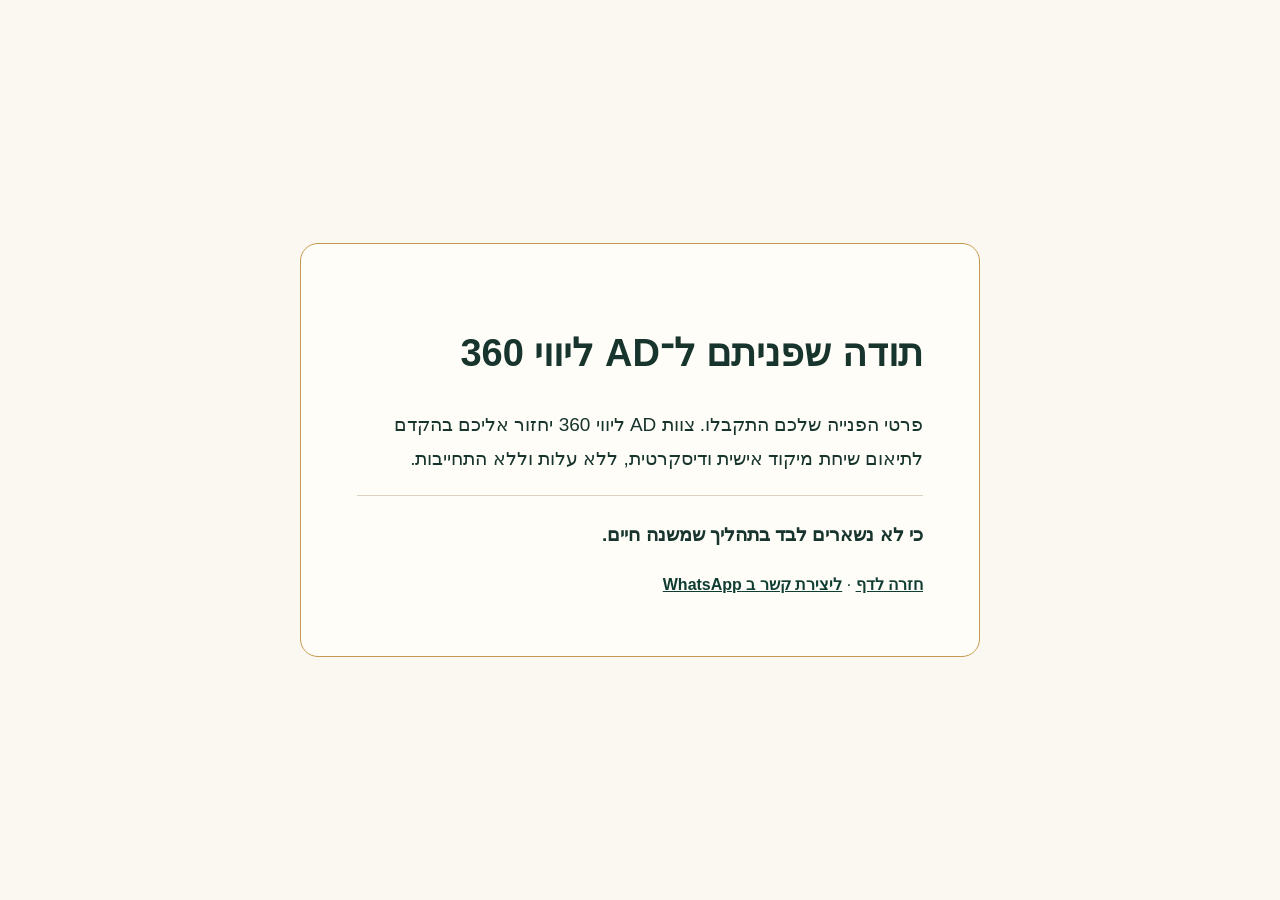
<file: ad360-method/thank-you.html>
<!doctype html>
<html lang="he" dir="rtl"><head><meta charset="utf-8"><meta name="viewport" content="width=device-width, initial-scale=1"><meta name="robots" content="noindex, nofollow"><title>תודה שפניתם | AD ליווי 360</title><style>*{box-sizing:border-box}body{margin:0;background:#FBF8F1;color:#17342D;font-family:Arial,sans-serif;line-height:1.8;min-height:100vh;display:grid;place-items:center;padding:24px}main{max-width:680px;background:#FFFDF8;border:1px solid #C69A50;border-radius:18px;padding:clamp(24px,6vw,56px)}h1{font-size:clamp(26px,5vw,38px);line-height:1.5}p{font-size:19px}a{color:#103D32;font-weight:bold}.closing{font-weight:bold;border-top:1px solid #ddd3bf;padding-top:22px}</style></head><body><main><h1>תודה שפניתם ל־AD ליווי 360</h1><p>פרטי הפנייה שלכם התקבלו. צוות AD ליווי 360 יחזור אליכם בהקדם לתיאום שיחת מיקוד אישית ודיסקרטית, ללא עלות וללא התחייבות.</p><p class="closing">כי לא נשארים לבד בתהליך שמשנה חיים.</p><a href="/ad360-method/">חזרה לדף</a> · <a href="https://wa.me/972524400082">ליצירת קשר ב WhatsApp</a></main></body></html>
</file>
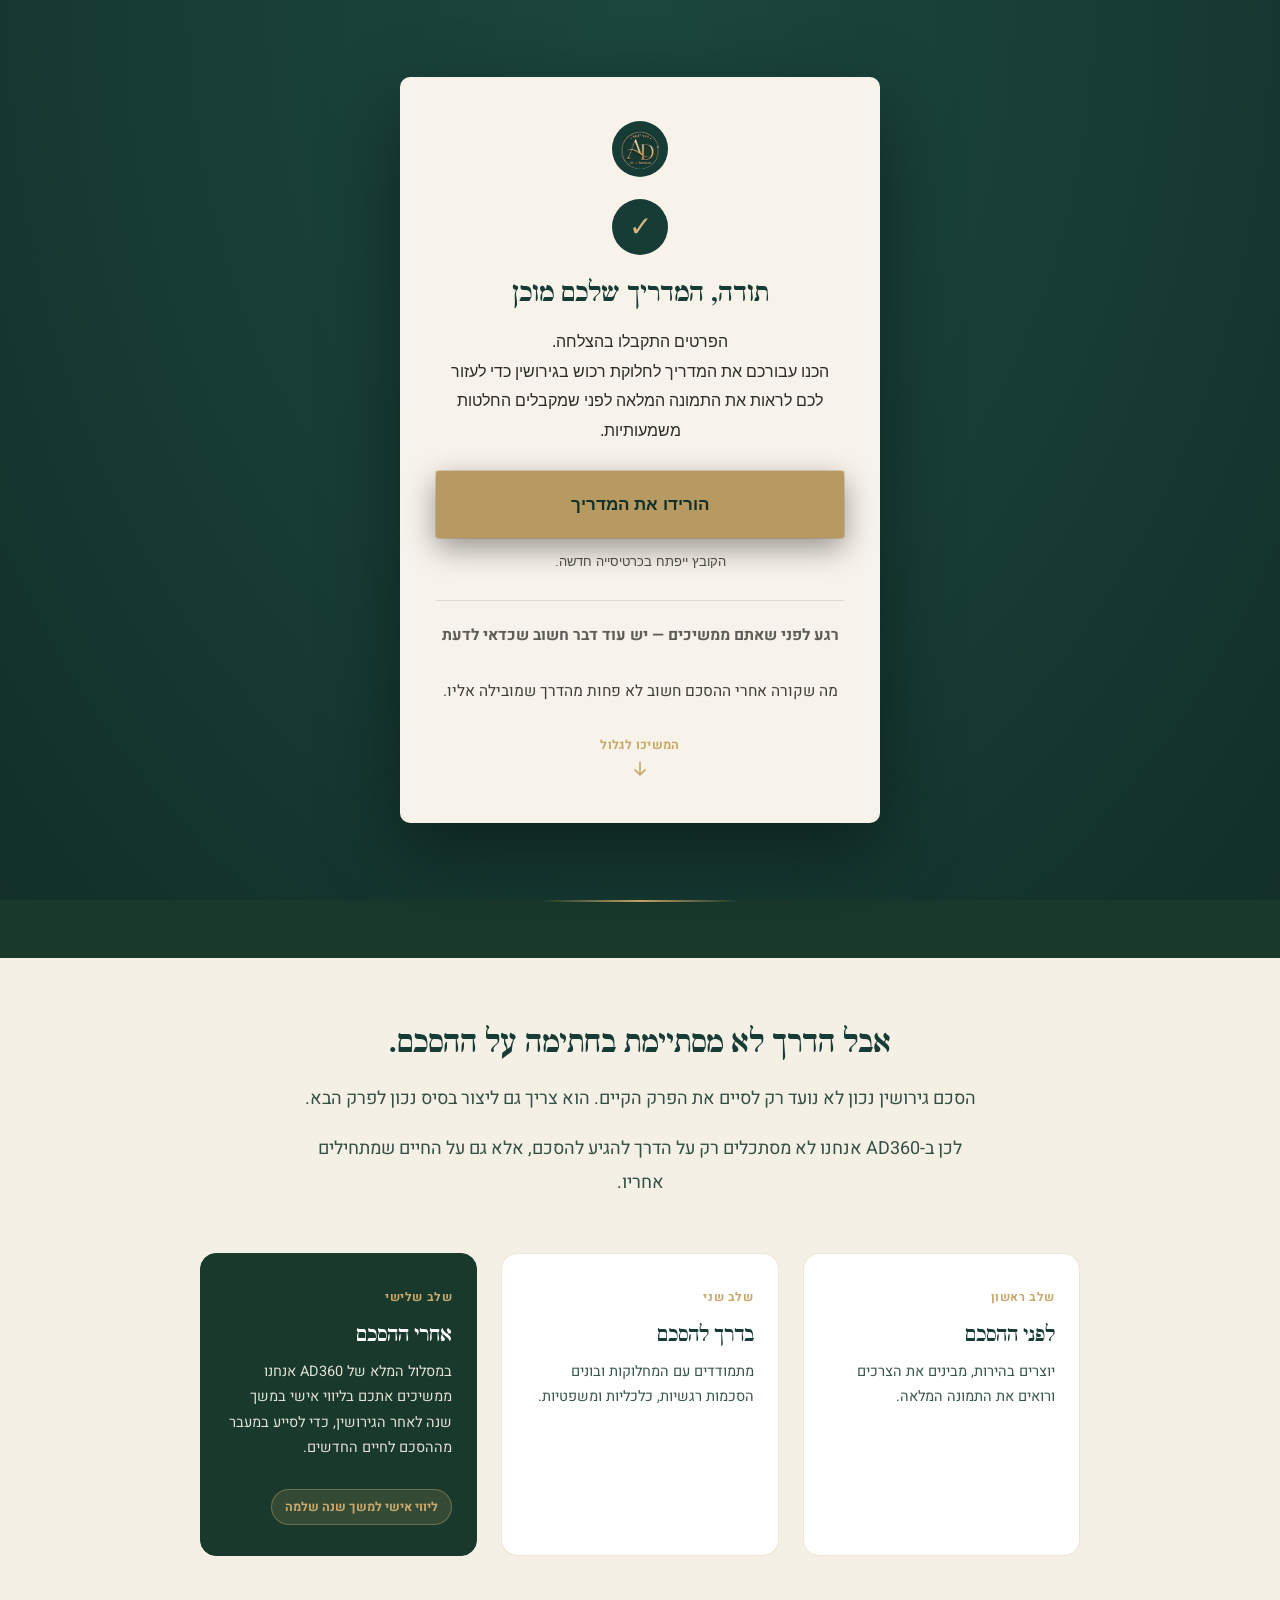
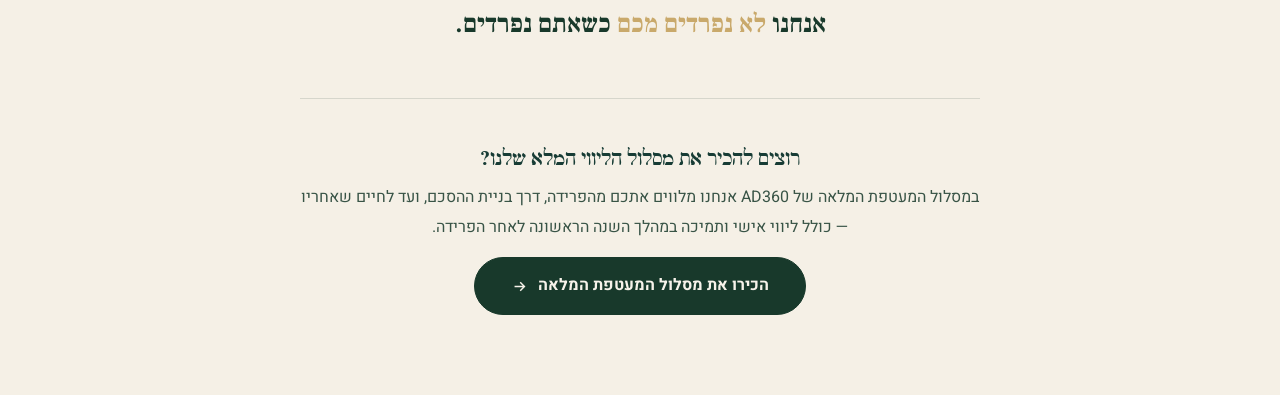
<file: property-guide/thank-you.html>
<!DOCTYPE html>
<html dir="rtl" lang="he">
<head>
<meta charset="utf-8">
<meta name="viewport" content="width=device-width, initial-scale=1.0">
<title>תודה, המדריך שלכם מוכן | AD360</title>
<meta name="robots" content="noindex, nofollow">
<link rel="stylesheet" href="assets/style.css">
<link rel="preconnect" href="https://fonts.googleapis.com">
<link rel="preconnect" href="https://fonts.gstatic.com" crossorigin>
<link href="https://fonts.googleapis.com/css2?family=Frank+Ruhl+Libre:wght@500;700;900&family=Heebo:wght@300;400;500;700;800&display=swap" rel="stylesheet">

<!-- Google Tag Manager -->
<script>
(function(w,d,s,l,i){
w[l]=w[l]||[];
w[l].push({'gtm.start':new Date().getTime(),event:'gtm.js'});
var f=d.getElementsByTagName(s)[0],
j=d.createElement(s),
dl=l!='dataLayer'?'&l='+l:'';
j.async=true;
j.src='https://www.googletagmanager.com/gtm.js?id='+i+dl;
f.parentNode.insertBefore(j,f);
})(window,document,'script','dataLayer','GTM-TQXBNP52');
</script>
<!-- End Google Tag Manager -->
<!-- Meta Pixel Code -->
<script>
!function(f,b,e,v,n,t,s)
{if(f.fbq)return;n=f.fbq=function(){n.callMethod?
n.callMethod.apply(n,arguments):n.queue.push(arguments)};
if(!f._fbq)f._fbq=n;n.push=n;n.loaded=!0;n.version='2.0';
n.queue=[];t=b.createElement(e);t.async=!0;
t.src=v;s=b.getElementsByTagName(e)[0];
s.parentNode.insertBefore(t,s)}(window, document,'script',
'https://connect.facebook.net/en_US/fbevents.js');
fbq('init', '1427275086012640');
fbq('track', 'PageView');
  fbq('track', 'Lead');
</script>
<noscript><img height="1" width="1" style="display:none"
src="https://www.facebook.com/tr?id=1427275086012640&ev=PageView&noscript=1"
/></noscript>
<!-- End Meta Pixel Code -->
<style>
  /* ==========================================================
     Funnel-continuation section (added below the existing
     thank-you card). Namespaced under .ty-next- to avoid any
     collision with classes in assets/style.css.
     ========================================================== */
  .ty-next {
    --green: #18392B;
    --gold: #C9A96B;
    --cream: #F5F0E6;
    font-family: 'Heebo', sans-serif;
  }

  .ty-next * { box-sizing: border-box; }

  .ty-next-divider {
    background: var(--green);
    padding: 0 24px 56px;
  }
  .ty-next-divider-line {
    max-width: 200px;
    height: 2px;
    margin: 0 auto;
    background: linear-gradient(90deg, transparent, var(--gold), transparent);
  }

  .ty-next-section {
    background: var(--cream);
    padding: 64px 24px 80px;
  }

  .ty-next-inner {
    max-width: 880px;
    margin: 0 auto;
    text-align: center;
  }

  .ty-next-title {
    font-family: 'Frank Ruhl Libre', serif;
    font-weight: 700;
    font-size: clamp(24px, 3.6vw, 36px);
    line-height: 1.3;
    color: var(--green);
    margin: 0 0 26px;
  }

  .ty-next-copy {
    max-width: 680px;
    margin: 0 auto 52px;
  }

  .ty-next-copy p {
    font-family: 'Heebo', sans-serif;
    font-weight: 400;
    font-size: clamp(15.5px, 1.9vw, 18px);
    line-height: 1.9;
    color: var(--green);
    opacity: .88;
    margin: 0 0 16px;
  }

  .ty-next-copy p:last-child { margin-bottom: 0; }

  .ty-next-steps {
    display: grid;
    grid-template-columns: repeat(3, 1fr);
    gap: 24px;
    margin-bottom: 48px;
    text-align: right;
  }

  .ty-next-step {
    background: #FFFFFF;
    border: 1px solid rgba(201,169,107,.3);
    border-radius: 16px;
    padding: 30px 24px;
  }

  .ty-next-step.is-emphasis {
    background: var(--green);
    border-color: var(--green);
  }

  .ty-next-step-label {
    display: inline-block;
    font-family: 'Heebo', sans-serif;
    font-size: 12px;
    font-weight: 700;
    letter-spacing: .05em;
    color: var(--gold);
    text-transform: uppercase;
    margin-bottom: 12px;
  }

  .ty-next-step-title {
    font-family: 'Frank Ruhl Libre', serif;
    font-weight: 700;
    font-size: 20px;
    color: var(--green);
    margin: 0 0 12px;
  }

  .ty-next-step.is-emphasis .ty-next-step-title { color: #FFFFFF; }

  .ty-next-step-desc {
    font-family: 'Heebo', sans-serif;
    font-size: 14.5px;
    line-height: 1.75;
    color: var(--green);
    opacity: .85;
    margin: 0;
  }

  .ty-next-step.is-emphasis .ty-next-step-desc {
    color: var(--cream);
    opacity: .92;
  }

  .ty-next-step-highlight {
    display: inline-block;
    margin-top: 14px;
    padding: 7px 13px;
    border-radius: 999px;
    background: rgba(201,169,107,.16);
    border: 1px solid rgba(201,169,107,.4);
    color: var(--gold);
    font-size: 12.5px;
    font-weight: 700;
  }

  .ty-next-closing {
    font-family: 'Frank Ruhl Libre', serif;
    font-weight: 700;
    font-size: clamp(20px, 2.6vw, 26px);
    color: var(--green);
    margin: 0;
  }

  .ty-next-closing .gold { color: var(--gold); }

  .ty-next-cta {
    max-width: 680px;
    margin: 52px auto 0;
    padding-top: 44px;
    border-top: 1px solid rgba(24,57,43,.14);
    text-align: center;
  }

  .ty-next-cta-title {
    font-family: 'Frank Ruhl Libre', serif;
    font-weight: 700;
    font-size: clamp(19px, 2.4vw, 24px);
    color: var(--green);
    margin: 0 0 16px;
  }

  .ty-next-cta-copy {
    font-family: 'Heebo', sans-serif;
    font-size: clamp(14.5px, 1.7vw, 16px);
    line-height: 1.85;
    color: var(--green);
    opacity: .85;
    margin: 0 0 28px;
  }

  .ty-next-cta-btn {
    display: inline-flex;
    align-items: center;
    gap: 10px;
    background: var(--green);
    color: #FFFFFF;
    font-family: 'Heebo', sans-serif;
    font-weight: 700;
    font-size: 16px;
    text-decoration: none;
    padding: 15px 36px;
    border-radius: 999px;
    border: 1px solid var(--green);
    transition: background .18s ease, color .18s ease, transform .18s ease;
  }

  .ty-next-cta-btn:hover, .ty-next-cta-btn:focus-visible {
    background: transparent;
    color: var(--green);
    transform: translateY(-2px);
  }

  @media (max-width: 760px) {
    .ty-next-divider { padding: 0 20px 44px; }
    .ty-next-section { padding: 52px 20px 64px; }
    .ty-next-copy { margin-bottom: 40px; }
    .ty-next-steps {
      grid-template-columns: 1fr;
      gap: 16px;
      text-align: center;
      margin-bottom: 36px;
    }
    .ty-next-step { padding: 24px 20px; }
    .ty-next-cta { margin-top: 40px; padding-top: 32px; }
    .ty-next-cta-btn { width: 100%; justify-content: center; }
  }

  /* ==========================================================
     Scroll-cue (added directly below the existing download
     note, inside .lp-thankyou-card). Fully self-contained /
     namespaced under .ty-scrollcue- so it cannot collide with
     anything in assets/style.css.
     ========================================================== */
  .ty-scrollcue {
    --green: #18392B;
    --gold: #C9A96B;
    --cream: #F5F0E6;
    margin-top: 28px;
    padding-top: 20px;
    border-top: 1px solid rgba(24,57,43,.12);
    text-align: center;
    font-family: 'Heebo', sans-serif;
  }

  .ty-scrollcue-eyebrow {
    margin: 0 0 8px;
    font-size: 13.5px;
    font-weight: 700;
    color: var(--green);
    opacity: .75;
  }

  .ty-scrollcue-text {
    margin: 0 0 14px;
    font-size: 15px;
    line-height: 1.6;
    color: var(--green);
    opacity: .9;
  }

  .ty-scrollcue-hint {
    display: inline-flex;
    flex-direction: column;
    align-items: center;
    gap: 4px;
  }

  .ty-scrollcue-label {
    font-size: 12.5px;
    font-weight: 700;
    letter-spacing: .03em;
    color: var(--gold);
  }

  .ty-scrollcue-arrow {
    color: var(--gold);
    animation: ty-scrollcue-bounce 1.6s ease-in-out infinite;
  }

  @keyframes ty-scrollcue-bounce {
    0%, 100% { transform: translateY(0); }
    50% { transform: translateY(6px); }
  }

  @media (prefers-reduced-motion: reduce) {
    .ty-scrollcue-arrow { animation: none; }
  }

  @media (max-width: 760px) {
    .ty-scrollcue { margin-top: 22px; padding-top: 16px; }
    .ty-scrollcue-text { font-size: 14.5px; }
  }
</style>

</head>
<body style="margin:0;">
<!-- Google Tag Manager (noscript) -->
<noscript>
<iframe src="https://www.googletagmanager.com/ns.html?id=GTM-TQXBNP52"
height="0" width="0" style="display:none;visibility:hidden"></iframe>
</noscript>
<!-- End Google Tag Manager (noscript) -->

<div class="ad360-lp">
  <div class="lp-thankyou">
    <div class="lp-thankyou-card">
      <img src="assets/logo_emblem.png" alt="AD360" class="lp-thankyou-logo">
      <div class="lp-thankyou-icon">✓</div>
      <h1>תודה, המדריך שלכם מוכן</h1>
      <p>
        הפרטים התקבלו בהצלחה.<br>
        הכנו עבורכם את המדריך לחלוקת רכוש בגירושין כדי לעזור לכם לראות את התמונה המלאה לפני שמקבלים החלטות משמעותיות.
      </p>
      <a href="assets/downloads/ad360-madrich-chalukat-rechush-girushin.pdf"
         class="lp-btn lp-btn-gold lp-btn-full lp-btn-final"
         id="ty-download-btn"
         download target="_blank" rel="noopener">הורידו את המדריך</a>
      <div class="lp-form-note" style="margin-top:14px;">הקובץ ייפתח בכרטיסייה חדשה.</div>

      <div class="ty-scrollcue">
        <p class="ty-scrollcue-eyebrow">רגע לפני שאתם ממשיכים — יש עוד דבר חשוב שכדאי לדעת</p>
        <p class="ty-scrollcue-text">
          מה שקורה אחרי ההסכם חשוב לא פחות מהדרך שמובילה אליו.
        </p>
        <div class="ty-scrollcue-hint">
          <span class="ty-scrollcue-label">המשיכו לגלול</span>
          <svg class="ty-scrollcue-arrow" viewBox="0 0 24 24" width="20" height="20" fill="none" stroke="currentColor" stroke-width="2" stroke-linecap="round" stroke-linejoin="round">
            <path d="M12 4v15M12 19l-6-6M12 19l6-6"/>
          </svg>
        </div>
      </div>
    </div>
  </div>

  <!-- ===================== Funnel continuation ===================== -->
  <div class="ty-next">

    <div class="ty-next-divider">
      <div class="ty-next-divider-line"></div>
    </div>

    <section class="ty-next-section">
      <div class="ty-next-inner">
        <h2 class="ty-next-title">אבל הדרך לא מסתיימת בחתימה על ההסכם.</h2>

        <div class="ty-next-copy">
          <p>הסכם גירושין נכון לא נועד רק לסיים את הפרק הקיים. הוא צריך גם ליצור בסיס נכון לפרק הבא.</p>
          <p>לכן ב-AD360 אנחנו לא מסתכלים רק על הדרך להגיע להסכם, אלא גם על החיים שמתחילים אחריו.</p>
        </div>

        <div class="ty-next-steps">
          <div class="ty-next-step">
            <span class="ty-next-step-label">שלב ראשון</span>
            <h3 class="ty-next-step-title">לפני ההסכם</h3>
            <p class="ty-next-step-desc">יוצרים בהירות, מבינים את הצרכים ורואים את התמונה המלאה.</p>
          </div>
          <div class="ty-next-step">
            <span class="ty-next-step-label">שלב שני</span>
            <h3 class="ty-next-step-title">בדרך להסכם</h3>
            <p class="ty-next-step-desc">מתמודדים עם המחלוקות ובונים הסכמות רגשיות, כלכליות ומשפטיות.</p>
          </div>
          <div class="ty-next-step is-emphasis">
            <span class="ty-next-step-label">שלב שלישי</span>
            <h3 class="ty-next-step-title">אחרי ההסכם</h3>
            <p class="ty-next-step-desc">
              במסלול המלא של AD360 אנחנו ממשיכים אתכם בליווי אישי במשך שנה לאחר הגירושין, כדי לסייע במעבר מההסכם לחיים החדשים.
            </p>
            <span class="ty-next-step-highlight">ליווי אישי למשך שנה שלמה</span>
          </div>
        </div>

        <p class="ty-next-closing">אנחנו <span class="gold">לא נפרדים מכם</span> כשאתם נפרדים.</p>

        <div class="ty-next-cta">
          <h3 class="ty-next-cta-title">רוצים להכיר את מסלול הליווי המלא שלנו?</h3>
          <p class="ty-next-cta-copy">
            במסלול המעטפת המלאה של AD360 אנחנו מלווים אתכם מהפרידה, דרך בניית ההסכם, ועד לחיים שאחריו — כולל ליווי אישי ותמיכה במהלך השנה הראשונה לאחר הפרידה.
          </p>
          <a class="ty-next-cta-btn" href="https://www.ad360.global/" target="_blank" rel="noopener noreferrer">
            הכירו את מסלול המעטפת המלאה
            <svg viewBox="0 0 24 24" width="17" height="17" fill="none" stroke="currentColor" stroke-width="2"><path d="M5 12h14M13 6l6 6-6 6"/></svg>
          </a>
        </div>
      </div>
    </section>

  </div>
  <!-- ================= End funnel continuation ================= -->

</div>

<script>
  window.dataLayer = window.dataLayer || [];
  document.getElementById('ty-download-btn').addEventListener('click', function () {
    window.dataLayer.push({ event: 'guide_download', lead_magnet: 'property_guide' });
  });
</script>
</body>
</html>
</file>
<file: property-guide/assets/style.css>
/* ================================================
   AD360 Landing Page — scoped design system
   All rules are namespaced under .ad360-lp to avoid
   any collision with the main site's global CSS.
   ================================================ */

@font-face { font-family: 'LPSerif'; src: url('fonts/FreeSerif.ttf') format('truetype'); font-weight: normal; }
@font-face { font-family: 'LPSerif'; font-weight: bold; src: url('fonts/FreeSerifBold.ttf') format('truetype'); }
@font-face { font-family: 'LPSans'; src: url('fonts/LiberationSans-Regular.ttf') format('truetype'); font-weight: normal; }
@font-face { font-family: 'LPSans'; font-weight: bold; src: url('fonts/LiberationSans-Bold.ttf') format('truetype'); }

.ad360-lp {
  --lp-green: #173C35;
  --lp-green-deep: #122F29;
  --lp-green-soft: #E8EDE9; /* subtle light-green variant for alternating sections */
  --lp-cream: #F7F3EA;
  --lp-cream-panel: #EFE9DA;
  --lp-gold: #B79A62;
  --lp-gold-light: #D2B67F;
  --lp-ink: #2B2B27;
  --lp-ink-soft: #4A4A44;
  --lp-cream-text: #F3EFE3;
  --lp-cream-text-soft: #CFC6AE;
  --lp-max: 1200px;

  all: initial;
  display: block;
  font-family: 'LPSans', sans-serif;
  direction: rtl;
  color: var(--lp-ink);
  background: var(--lp-cream);
  line-height: 1.6;
  -webkit-font-smoothing: antialiased;
}
.ad360-lp *{ box-sizing: border-box; }
.ad360-lp img{ max-width: 100%; display: block; }
.ad360-lp a{ color: inherit; text-decoration: none; }
.ad360-lp button{ font-family: inherit; cursor: pointer; border: none; background: none; }
.ad360-lp ul{ list-style: none; margin: 0; padding: 0; }
.ad360-lp p{ margin: 0 0 4mm 0; }
.ad360-lp section{ position: relative; }

.ad360-lp .lp-wrap{
  max-width: var(--lp-max);
  margin: 0 auto;
  padding: 0 24px;
}

/* ---------- typography scale ---------- */
.ad360-lp .lp-eyebrow{
  font-family: 'LPSans';
  font-size: 13px;
  letter-spacing: 0.04em;
  color: var(--lp-gold);
  margin-bottom: 14px;
  font-weight: bold;
}
.ad360-lp .lp-eyebrow.on-dark{ color: var(--lp-gold-light); }

.ad360-lp h1{
  font-family: 'LPSerif', serif;
  font-weight: bold;
  font-size: 42px;
  line-height: 1.4;
  color: var(--lp-cream-text);
  margin: 0 0 26px 0;
}
.ad360-lp h2{
  font-family: 'LPSerif', serif;
  font-weight: bold;
  font-size: 30px;
  line-height: 1.4;
  color: var(--lp-green);
  margin: 0 0 18px 0;
}
.ad360-lp h2.on-dark{ color: var(--lp-cream-text); }
.ad360-lp h3{
  font-family: 'LPSerif', serif;
  font-weight: bold;
  font-size: 20px;
  color: var(--lp-green);
  margin: 0 0 8px 0;
}

.ad360-lp .lp-body{
  font-size: 16px;
  line-height: 1.85;
  color: var(--lp-ink);
}
.ad360-lp .lp-body.on-dark{ color: var(--lp-cream-text-soft); }
.ad360-lp .lp-body.lg{ font-size: 17px; }

.ad360-lp .lp-hairline{
  width: 56px; height: 2px;
  background: var(--lp-gold);
  margin: 20px 0;
}
.ad360-lp .lp-hairline.center{ margin: 24px auto; }

/* ---------- buttons ---------- */
.ad360-lp .lp-btn{
  display: inline-flex;
  align-items: center;
  justify-content: center;
  gap: 8px;
  font-family: 'LPSans';
  font-weight: bold;
  font-size: 16px;
  padding: 16px 32px;
  border-radius: 3px;
  transition: transform 0.15s ease, box-shadow 0.15s ease;
  min-height: 52px;
}
.ad360-lp .lp-btn-gold{
  background: var(--lp-gold);
  color: var(--lp-green-deep);
}
.ad360-lp .lp-btn-gold:hover{ background: var(--lp-gold-light); }
.ad360-lp .lp-btn-outline{
  border: 1.5px solid var(--lp-gold);
  color: var(--lp-gold-light);
  background: transparent;
}
.ad360-lp .lp-btn-outline:hover{ background: rgba(183,154,98,0.1); }
.ad360-lp .lp-btn-full{ width: 100%; }

/* ---------- header ---------- */
.ad360-lp .lp-header{
  background: var(--lp-green);
  padding: 16px 0;
  position: sticky;
  top: 0;
  z-index: 50;
  border-bottom: 1px solid rgba(183,154,98,0.25);
}
.ad360-lp .lp-header .lp-wrap{
  display: flex;
  align-items: center;
  justify-content: space-between;
}
.ad360-lp .lp-header-logo{
  display: flex;
  align-items: center;
  gap: 10px;
}
.ad360-lp .lp-header-logo img{ width: 40px; height: 40px; }
.ad360-lp .lp-header-logo span{
  font-family: 'LPSerif', serif;
  font-size: 15px;
  color: var(--lp-cream-text);
  font-weight: bold;
}
.ad360-lp .lp-header-cta{
  font-family: 'LPSans';
  font-weight: bold;
  font-size: 14px;
  color: var(--lp-green-deep);
  background: var(--lp-gold);
  padding: 10px 20px;
  border-radius: 3px;
  white-space: nowrap;
}

/* ---------- hero ---------- */
.ad360-lp .lp-hero{
  background: var(--lp-green);
  background-image: radial-gradient(ellipse at 50% 0%, #1b463e 0%, var(--lp-green) 55%, var(--lp-green-deep) 100%);
  padding: 52px 0 64px 0;
}
.ad360-lp .lp-hero-grid{
  display: grid;
  grid-template-columns: 1.18fr 0.82fr;
  gap: 40px;
  align-items: start;
}
.ad360-lp .lp-hero-intro{ align-self: start; padding-top: 74px; }
.ad360-lp .lp-hero-right{ }

.ad360-lp .lp-hero-kicker{
  font-family: 'LPSans';
  font-size: 15px;
  color: var(--lp-gold-light);
  margin-bottom: 16px;
}
.ad360-lp .lp-hero-sub{
  font-size: 17px;
  line-height: 2.05;
  color: var(--lp-cream-text-soft);
  margin-bottom: 0;
  max-width: 500px;
}
.ad360-lp .lp-hero-sub p{ margin-bottom: 18px; }

/* offer block now lives inside the right-hand card group, bridging cover + form */
.ad360-lp .lp-hero-offer{
  text-align: center;
  padding: 0 8px 14px 8px;
  border-bottom: 1px solid rgba(183,154,98,0.3);
  margin-bottom: 14px;
}
.ad360-lp .lp-hero-offer-label{
  font-size: 13px;
  color: var(--lp-gold-light);
  margin-bottom: 6px;
}
.ad360-lp .lp-hero-offer-title{
  font-family: 'LPSerif', serif;
  font-weight: bold;
  font-size: 19px;
  color: var(--lp-cream-text);
  margin-bottom: 8px;
  line-height: 1.4;
}
.ad360-lp .lp-hero-offer-desc{
  font-size: 13.5px;
  line-height: 1.75;
  color: var(--lp-cream-text-soft);
  max-width: 380px;
  margin: 0 auto;
}

/* hero right column: unified offer + mockup + form card group */
.ad360-lp .lp-hero-right{
  display: flex;
  flex-direction: column;
  align-items: center;
  background: rgba(0,0,0,0.14);
  border: 1px solid rgba(183,154,98,0.22);
  border-radius: 10px;
  padding: 20px 24px 22px 24px;
}
.ad360-lp .lp-mockup{
  position: relative;
  width: 290px;
  margin-bottom: 14px;
}
.ad360-lp .lp-mockup img{
  border-radius: 4px;
  box-shadow: 0 24px 60px rgba(0,0,0,0.45), 0 2px 0 var(--lp-gold);
}

.ad360-lp .lp-form-card{
  background: var(--lp-cream);
  border-radius: 8px;
  padding: 20px 24px 22px 24px;
  width: 100%;
  max-width: 380px;
  box-shadow: 0 16px 40px rgba(0,0,0,0.25);
}
.ad360-lp .lp-form-title{
  font-family: 'LPSerif', serif;
  font-weight: bold;
  font-size: 18px;
  color: var(--lp-green);
  margin-bottom: 12px;
  text-align: center;
}
.ad360-lp .lp-field{ margin-bottom: 10px; }
.ad360-lp .lp-field label{
  display: block;
  font-size: 13px;
  color: var(--lp-ink-soft);
  margin-bottom: 6px;
  font-weight: bold;
}
.ad360-lp .lp-field input{
  width: 100%;
  font-family: 'LPSans';
  font-size: 15px;
  padding: 12px 14px;
  border: 1.5px solid rgba(23,60,53,0.2);
  border-radius: 4px;
  background: #fff;
  color: var(--lp-ink);
  min-height: 46px;
}
.ad360-lp .lp-field input:focus{
  outline: none;
  border-color: var(--lp-gold);
  box-shadow: 0 0 0 3px rgba(183,154,98,0.18);
}
.ad360-lp .lp-consent{
  display: flex;
  align-items: flex-start;
  gap: 8px;
  margin: 10px 0;
}
.ad360-lp .lp-consent input{ margin-top: 3px; flex-shrink: 0; width: 16px; height: 16px; }
.ad360-lp .lp-consent label{
  font-size: 12.5px;
  line-height: 1.6;
  color: var(--lp-ink-soft);
}
.ad360-lp .lp-consent a{ color: var(--lp-green); text-decoration: underline; }
.ad360-lp .lp-form-note{
  text-align: center;
  font-size: 12.5px;
  color: var(--lp-ink-soft);
  margin-top: 12px;
}

/* ---------- form states: loading / error / success ---------- */
.ad360-lp .lp-form-card[data-state="loading"] form{ opacity: 0.6; pointer-events: none; }
.ad360-lp .lp-form-error{
  display: none;
  background: #FBEAEA;
  border: 1px solid #D98C8C;
  color: #8A2E2E;
  font-size: 13px;
  line-height: 1.6;
  padding: 10px 12px;
  border-radius: 4px;
  margin-bottom: 12px;
  text-align: right;
}
.ad360-lp .lp-form-success{
  text-align: center;
  padding: 6px 2px 2px 2px;
}
.ad360-lp .lp-form-success-icon{
  width: 48px; height: 48px;
  border-radius: 50%;
  background: var(--lp-green);
  color: var(--lp-gold-light);
  font-size: 24px;
  line-height: 48px;
  margin: 0 auto 14px auto;
}
.ad360-lp .lp-form-success-text{
  font-size: 14.5px;
  line-height: 1.85;
  color: var(--lp-ink);
  margin: 10px 0 20px 0;
}
.ad360-lp .lp-download-btn{ display: block; }
.ad360-lp .lp-hp-field{
  position: absolute;
  width: 1px;
  height: 1px;
  overflow: hidden;
  clip: rect(0 0 0 0);
  white-space: nowrap;
}

/* ---------- sections ---------- */
.ad360-lp .lp-section{ padding: 72px 0; }
.ad360-lp .lp-section.cream{ background: var(--lp-cream); }
.ad360-lp .lp-section.green-soft{ background: var(--lp-green-soft); }
.ad360-lp .lp-section.dark{
  background: var(--lp-green);
  background-image: radial-gradient(ellipse at 50% 0%, #1b463e 0%, var(--lp-green) 55%, var(--lp-green-deep) 100%);
}
.ad360-lp .lp-section-head{
  max-width: 640px;
  margin: 0 auto 44px auto;
  text-align: center;
}
.ad360-lp .lp-section-head.left{ text-align: right; margin: 0 0 36px 0; }
.ad360-lp .lp-about-logo{
  width: 64px; height: 64px;
  margin: 0 auto 20px auto;
  background: var(--lp-green);
  border-radius: 50%;
  padding: 10px;
}

/* pull quote (matches PDF treatment) */
.ad360-lp .lp-pullquote{
  background: var(--lp-cream-panel);
  border-right: 2px solid var(--lp-gold);
  padding: 24px 28px;
  margin: 32px 0;
  max-width: 640px;
}
.ad360-lp .lp-pullquote p{
  font-family: 'LPSerif', serif;
  font-weight: bold;
  font-size: 19px;
  line-height: 1.6;
  color: var(--lp-green);
  margin: 0;
}
.ad360-lp .lp-pullquote-strong{
  text-align: center;
  border-right: none;
  border-top: 2px solid var(--lp-gold);
  border-bottom: 2px solid var(--lp-gold);
  padding: 22px 28px;
  max-width: 560px;
  margin: 32px auto;
}
.ad360-lp .lp-pullquote-strong p.primary{
  font-family: 'LPSerif', serif;
  font-weight: bold;
  font-size: 23px;
  color: var(--lp-green);
  margin: 0 0 8px 0;
}
.ad360-lp .lp-pullquote-strong p.secondary{
  font-family: 'LPSans';
  font-weight: bold;
  font-size: 15px;
  color: #8A6E3E;
  margin: 0;
}

/* "what's inside" list */
.ad360-lp .lp-feature-grid{
  display: grid;
  grid-template-columns: 1fr 1fr;
  gap: 16px 40px;
  margin: 32px 0;
}
.ad360-lp .lp-feature-item{
  position: relative;
  text-align: right;
  direction: rtl;
  padding-right: 34px;
  padding-bottom: 14px;
  border-bottom: 1px solid rgba(23,60,53,0.12);
}
.ad360-lp .lp-feature-icon{
  position: absolute;
  right: 0; top: 1px;
  width: 22px; height: 22px;
}
.ad360-lp .lp-feature-item span{
  font-size: 15px;
  line-height: 1.6;
  color: var(--lp-ink);
}

/* about / team */
.ad360-lp .lp-team-row{
  display: flex;
  justify-content: center;
  gap: 56px;
  margin: 40px 0;
}
.ad360-lp .lp-team-member{
  display: flex;
  flex-direction: column;
  align-items: center;
  gap: 12px;
}
.ad360-lp .lp-team-member img{
  width: 152px; height: 152px;
  border-radius: 50%;
  border: 2px solid var(--lp-gold);
  padding: 4px;
  object-fit: cover;
}
.ad360-lp .lp-team-member .name{
  font-family: 'LPSerif', serif;
  font-weight: bold;
  font-size: 16px;
  color: var(--lp-green);
}

.ad360-lp .lp-brandline{
  text-align: center;
  font-family: 'LPSerif', serif;
  font-weight: bold;
  font-size: 19px;
  line-height: 1.7;
  color: var(--lp-green);
  margin-top: 36px;
}

/* final CTA */
.ad360-lp .lp-final-cta{
  text-align: center;
  max-width: 640px;
  margin: 0 auto;
}
.ad360-lp .lp-final-list{
  margin: 18px 0 8px 0;
  font-family: 'LPSerif', serif;
  font-size: 18px;
  line-height: 1.9;
  color: var(--lp-cream-text);
}
.ad360-lp .lp-final-offer{
  margin: 24px 0 0 0;
}
.ad360-lp .lp-final-offer .lp-hero-offer-title{ font-size: 21px; }
.ad360-lp .lp-final-offer .lp-hero-offer{ border-bottom: none; padding-bottom: 0; margin-bottom: 0; }

/* responsive: mobile-first overrides collapse desktop grid */
@media (max-width: 900px){
  .ad360-lp .lp-hero-grid{
    grid-template-columns: 1fr;
    gap: 6px;
  }
  .ad360-lp .lp-hero-intro{ padding-top: 0; }
  .ad360-lp .lp-hero{ padding: 24px 0 36px 0; }
  .ad360-lp .lp-hero-kicker{ margin-bottom: 10px; }
  .ad360-lp h1{ font-size: 26px; margin-bottom: 12px; }
  .ad360-lp .lp-hero-sub p{ margin-bottom: 10px; }
  .ad360-lp h2{ font-size: 23px; }
  .ad360-lp .lp-feature-grid{ grid-template-columns: 1fr; }
  .ad360-lp .lp-team-row{ flex-direction: column; align-items: center; gap: 28px; }
  .ad360-lp .lp-section{ padding: 44px 0; }
  .ad360-lp .lp-hero-right{ padding: 20px 16px 22px 16px; }
  .ad360-lp .lp-hero-offer{ padding-bottom: 14px; margin-bottom: 14px; }
  .ad360-lp .lp-mockup{ width: 210px; margin-bottom: 14px; }
  .ad360-lp .lp-header-logo span{ font-size: 12px; }
  .ad360-lp .lp-field{ margin-bottom: 10px; }
  .ad360-lp .lp-form-card{ padding: 20px 18px 22px 18px; }

  /* founder photos: side-by-side row on mobile, not stacked */
  .ad360-lp .lp-team-row{
    flex-direction: row;
    justify-content: center;
    align-items: flex-start;
    gap: 20px;
    flex-wrap: nowrap;
  }
  .ad360-lp .lp-team-member img{ width: 118px; height: 118px; }
  .ad360-lp .lp-team-member .name{ font-size: 14px; }

  /* final CTA button: keep prominent but fit mobile width */
  .ad360-lp .lp-btn-final{ padding: 18px 32px; font-size: 16px; }
}

/* ---------- desktop-only: increase "מי אנחנו" presence ---------- */
@media (min-width: 901px){
  #lp-about{ padding: 64px 0; }
  #lp-about .lp-about-logo{ width: 72px; height: 72px; margin-bottom: 16px; }
  #lp-about h2{ font-size: 33px; }
  #lp-about .lp-section-head{ margin-bottom: 32px; }
  #lp-about .lp-about-copy{ max-width: 760px; }
  #lp-about .lp-about-copy p{ font-size: 17.5px; line-height: 1.8; margin-bottom: 14px; }
  #lp-about .lp-pullquote-strong{ max-width: 620px; margin: 26px auto; padding: 24px 32px; }
  #lp-about .lp-pullquote-strong p.primary{ font-size: 25px; }
  #lp-about .lp-pullquote-strong p.secondary{ font-size: 16px; }
  #lp-about .lp-team-row{ margin: 32px 0; gap: 64px; }
  #lp-about .lp-team-member img{ width: 172px; height: 172px; }
  #lp-about .lp-team-member .name{ font-size: 17px; }
  #lp-about .lp-brandline{ font-size: 21px; margin-top: 30px; }
}

/* ---------- enhanced prominence for the Final CTA button ---------- */
.ad360-lp .lp-btn-final{
  padding: 20px 44px;
  font-size: 17px;
  box-shadow: 0 10px 30px rgba(0,0,0,0.4), 0 0 0 1px rgba(183,154,98,0.35);
}
.ad360-lp .lp-btn-final:hover{
  box-shadow: 0 12px 34px rgba(0,0,0,0.45), 0 0 0 1px rgba(183,154,98,0.5);
}

/* ---------- standalone thank-you page ---------- */
.ad360-lp .lp-thankyou{
  min-height: 100vh;
  background: var(--lp-green);
  background-image: radial-gradient(ellipse at 50% 0%, #1b463e 0%, var(--lp-green) 55%, var(--lp-green-deep) 100%);
  display: flex;
  align-items: center;
  justify-content: center;
  padding: 40px 20px;
}
.ad360-lp .lp-thankyou-card{
  background: var(--lp-cream);
  border-radius: 10px;
  max-width: 480px;
  width: 100%;
  padding: 44px 36px;
  text-align: center;
  box-shadow: 0 30px 80px rgba(0,0,0,0.4);
}
.ad360-lp .lp-thankyou-logo{
  width: 56px; height: 56px;
  margin: 0 auto 22px auto;
  background: var(--lp-green);
  border-radius: 50%;
  padding: 8px;
}
.ad360-lp .lp-thankyou-icon{
  width: 56px; height: 56px;
  border-radius: 50%;
  background: var(--lp-green);
  color: var(--lp-gold-light);
  font-size: 28px;
  line-height: 56px;
  margin: 0 auto 20px auto;
}
.ad360-lp .lp-thankyou-card h1{
  font-size: 26px;
  color: var(--lp-green);
  margin-bottom: 16px;
}
.ad360-lp .lp-thankyou-card p{
  font-size: 15.5px;
  line-height: 1.9;
  color: var(--lp-ink);
  margin-bottom: 26px;
}
@media (max-width: 500px){
  .ad360-lp .lp-thankyou-card{ padding: 32px 24px; }
  .ad360-lp .lp-thankyou-card h1{ font-size: 22px; }
}
.ad360-lp .ty-next-cta-btn {
    color: #F7F3EA !important;
}
</file>
